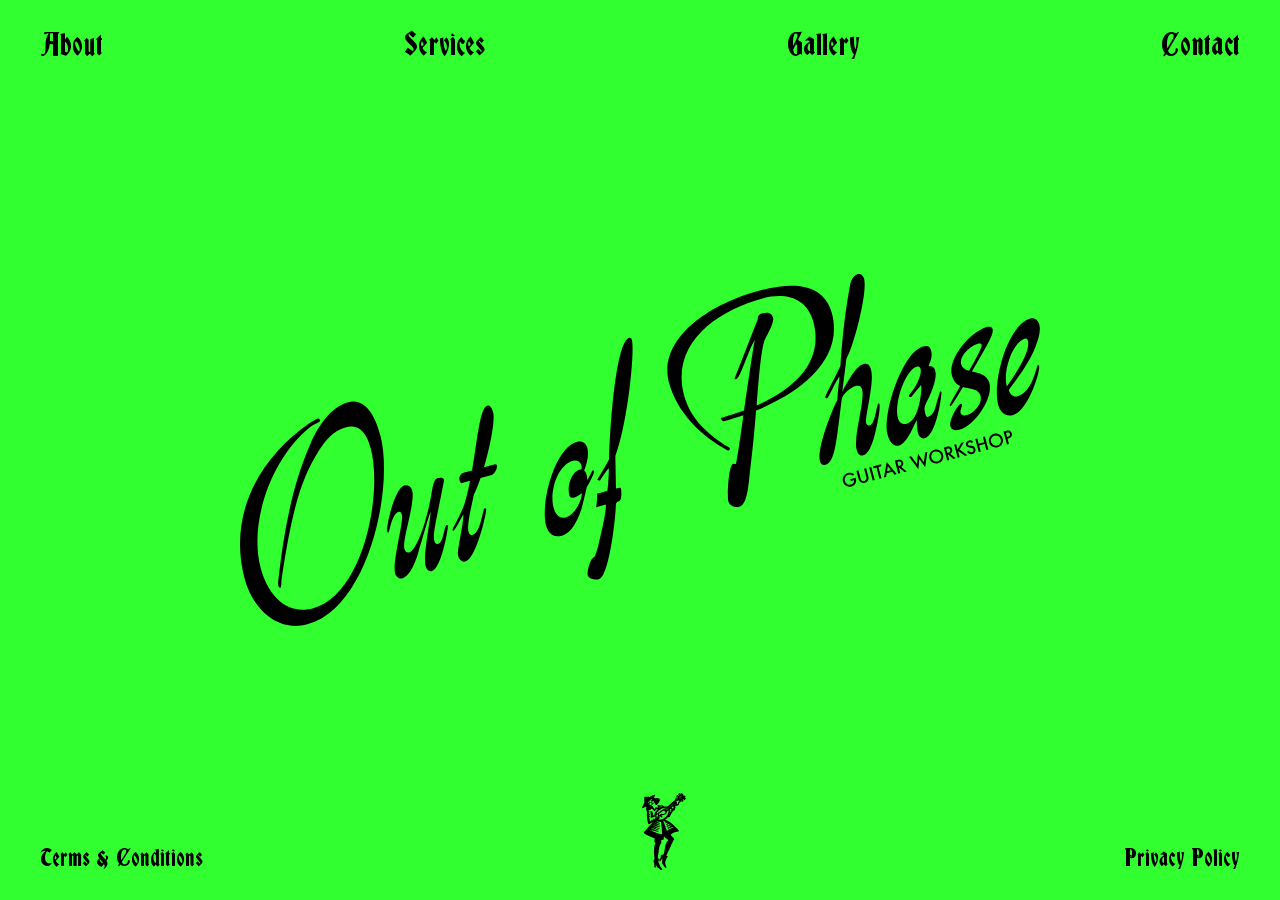
<file: index.html>
<!DOCTYPE html>
<html lang="en">
<head>
<meta charset="UTF-8">
<meta name="viewport" content="width=device-width, initial-scale=1.0">
<title>Out of Phase Guitar Workshop</title>
<link rel="stylesheet" href="style-shared.css">
<link rel="stylesheet" href="style-home.css">

<!-- Favicons -->
<link rel="icon" type="image/png" sizes="96x96" href="favicon/favicon-96x96.png">
<link rel="icon" type="image/svg+xml" href="favicon/favicon.svg">
<link rel="shortcut icon" href="favicon/favicon.ico">
<link rel="apple-touch-icon" sizes="180x180" href="favicon/apple-touch-icon.png">
<link rel="manifest" href="favicon/site.webmanifest">
</head>
  
<body class="splash-body">

<!-- Mobile Sticky Header (ADDED THIS HERE) -->
<header class="mobile-header">
  <button class="menu-toggle-btn" id="menuToggleBtn">Menu</button>
</header>

<!-- Desktop Navigation (Hidden <= 700px) -->
<header class="splash-nav desktop-only-nav">
  <a href="about.html">About</a>
  <a href="services.html">Services</a>
  <a href="gallery.html">Gallery</a>
  <a href="contact.html">Contact</a>
</header>

<!-- Mobile Overlay Drawer (Contains Nav + Footer links) -->
<div class="mobile-drawer" id="mobileDrawer">
  
  <header class="drawer-header">
    <button class="drawer-close-btn" id="drawerCloseBtn">Close</button>
  </header>

  <div class="drawer-content">
    <nav class="drawer-nav">
      <a href="about.html">About</a>
      <a href="services.html">Services</a>
      <a href="gallery.html">Gallery</a>
      <a href="contact.html">Contact</a>
    </nav>

    <div class="drawer-footer-links">
      <a href="terms.html">Terms &amp; Conditions</a>
      <a href="privacy-policy.html">Privacy Policy</a>
    </div>
  </div>

  <div class="drawer-logo-wrap">
    <a href="index.html">
      <img src="images/nav-icon.svg" alt="Out of Phase" class="splash-footer-icon">
    </a>
  </div>
</div>

<main class="splash-hero">
  <img src="images/oop_logo.svg" alt="Out of Phase Guitar Workshop" class="splash-logo">
</main>

<!-- Mobile Sticky Centered Logo -->
<div class="mobile-footer-logo">
  <a href="index.html">
    <img src="images/nav-icon.svg" alt="Out of Phase" class="splash-footer-icon">
  </a>
</div>

<!-- Desktop Footer (Hidden <= 700px) -->
<footer class="splash-footer desktop-only-footer">
  <a href="terms.html" class="splash-footer-left">Terms &amp; Conditions</a>
  <a href="index.html">
    <img src="images/nav-icon.svg" alt="Out of Phase" class="splash-footer-icon">
  </a>
  <a href="privacy-policy.html" class="splash-footer-right">Privacy Policy</a>
</footer>

<script>
  // Mobile Drawer Toggle Script
  document.addEventListener('DOMContentLoaded', () => {
    const menuBtn = document.getElementById('menuToggleBtn');
    const closeBtn = document.getElementById('drawerCloseBtn');
    const drawer = document.getElementById('mobileDrawer');

    if (menuBtn && drawer && closeBtn) {
      menuBtn.addEventListener('click', () => {
        drawer.classList.add('is-open');
        document.body.style.overflow = 'hidden'; // Freeze background scrolling
      });

      closeBtn.addEventListener('click', () => {
        drawer.classList.remove('is-open');
        document.body.style.overflow = '';
      });
    }
  });
</script>

</body>
</html>
</file>
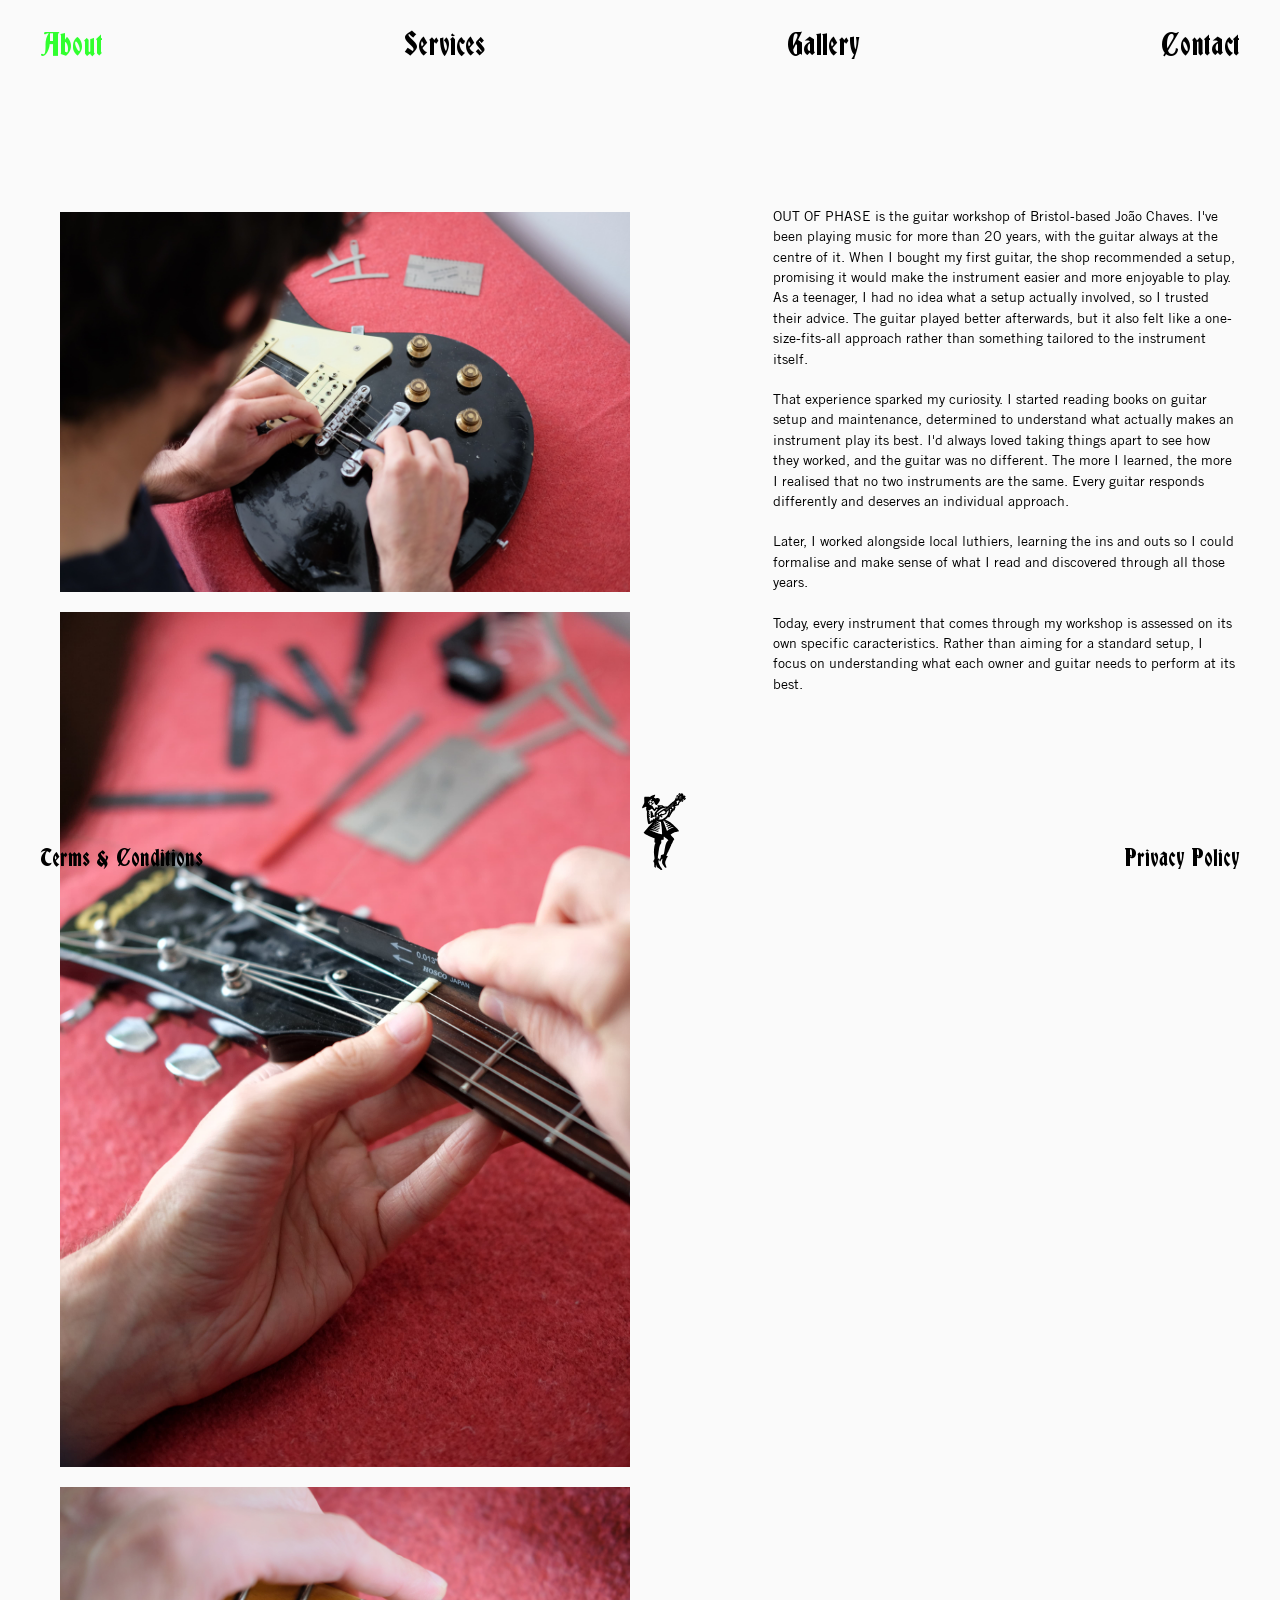
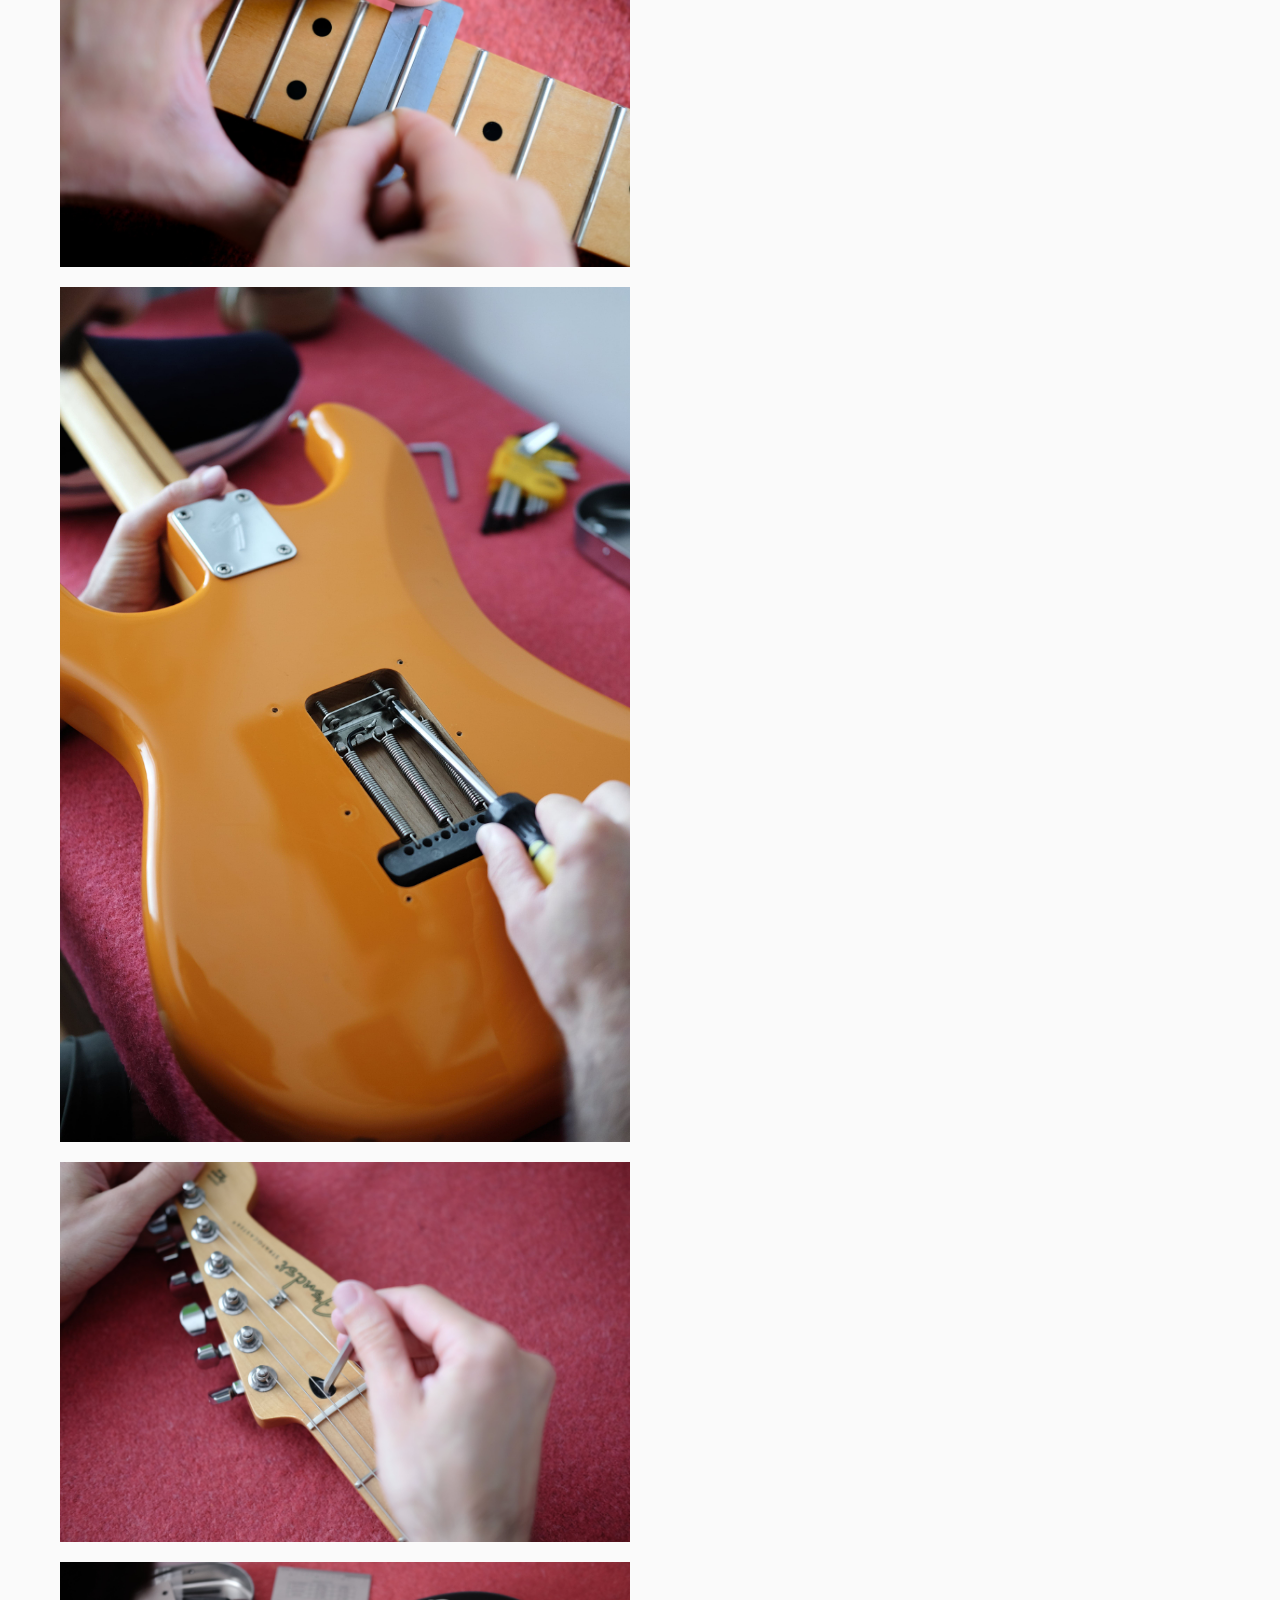
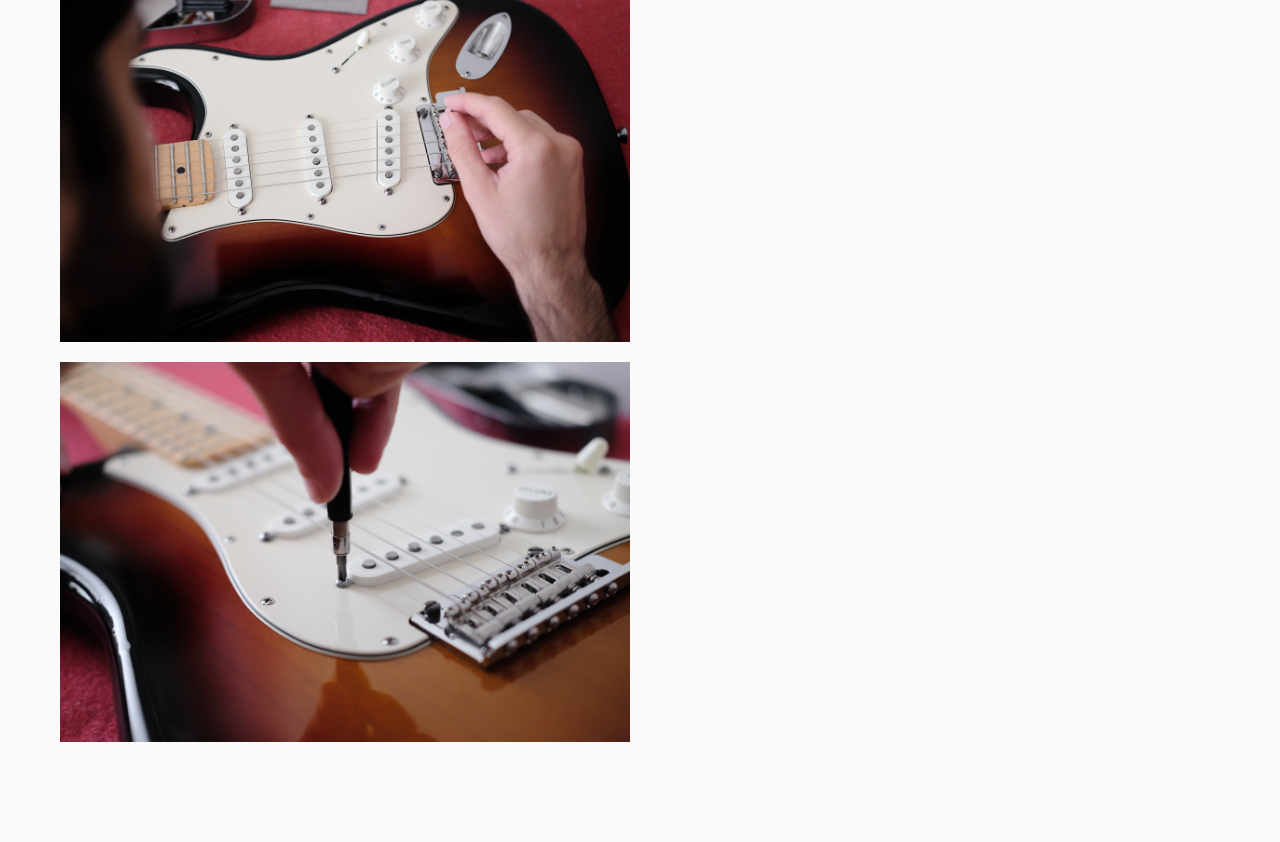
<file: about.html>
<!DOCTYPE html>
<html lang="en">
<head>
<meta charset="UTF-8">
<meta name="viewport" content="width=device-width, initial-scale=1.0">
<title>About — Out of Phase</title>
<link rel="stylesheet" href="style-shared.css">
<link rel="stylesheet" href="style-about.css">

    <!-- Favicons -->
<link rel="icon" type="image/png" sizes="96x96" href="favicon/favicon-96x96.png">
<link rel="icon" type="image/svg+xml" href="favicon/favicon.svg">
<link rel="shortcut icon" href="favicon/favicon.ico">
<link rel="apple-touch-icon" sizes="180x180" href="favicon/apple-touch-icon.png">
<link rel="manifest" href="favicon/site.webmanifest">
</head>
<body class="about-body">

<!-- Mobile Sticky Header -->
<header class="mobile-header">
  <button class="menu-toggle-btn" id="menuToggleBtn">Menu</button>
</header>

<!-- Desktop Navigation (Hidden <= 700px) -->
<header class="splash-nav desktop-only-nav">
  <a href="about.html" class="active">About</a>
  <a href="services.html">Services</a>
  <a href="gallery.html">Gallery</a>
  <a href="contact.html">Contact</a>
</header>

<!-- Mobile Overlay Drawer (Contains Nav + Footer links) -->
<div class="mobile-drawer" id="mobileDrawer">
  
  <header class="drawer-header">
    <button class="drawer-close-btn" id="drawerCloseBtn">Close</button>
  </header>

  <div class="drawer-content">
    <nav class="drawer-nav">
      <a href="about.html" class="active">About</a>
      <a href="services.html">Services</a>
      <a href="gallery.html">Gallery</a>
      <a href="contact.html">Contact</a>
    </nav>

    <div class="drawer-footer-links">
      <a href="terms.html">Terms &amp; Conditions</a>
      <a href="privacy-policy.html">Privacy Policy</a>
    </div>
  </div>

  <div class="drawer-logo-wrap">
    <a href="index.html">
      <img src="images/nav-icon.svg" alt="Out of Phase" class="splash-footer-icon">
    </a>
  </div>
</div>

<main class="about-content">
  <div class="about-grid">
    
    <div class="about-images">
      <img src="images/About_1.jpg" alt="Guitar detail">
      <img src="images/About_2.jpg" alt="Guitar detail">
      <img src="images/About_3.jpg" alt="Guitar detail">
      <img src="images/About_4.jpg" alt="Guitar detail">
      <img src="images/About_5.jpg" alt="Guitar detail">
      <img src="images/About_6.jpg" alt="Guitar detail">
      <img src="images/About_7.jpg" alt="Guitar detail">
    </div>

    <div class="about-text-col">
      <div class="about-text">
        <p>
          OUT OF PHASE is the guitar workshop of Bristol-based João Chaves. I've
          been playing music for more than 20 years, with the guitar always at the
          centre of it. When I bought my first guitar, the shop recommended a setup,
          promising it would make the instrument easier and more enjoyable to play.
          As a teenager, I had no idea what a setup actually involved, so I trusted
          their advice. The guitar played better afterwards, but it also felt like a
          one-size-fits-all approach rather than something tailored to the instrument
          itself.
        </p>
        <p>
          That experience sparked my curiosity. I started reading books on guitar
          setup and maintenance, determined to understand what actually makes an
          instrument play its best. I'd always loved taking things apart to see how
          they worked, and the guitar was no different. The more I learned, the more
          I realised that no two instruments are the same. Every guitar responds
          differently and deserves an individual approach.
        </p>
        <p>
          Later, I worked alongside local luthiers, learning the ins and outs so I
            could formalise and make sense of what I read and discovered through all
            those years.
        </p>
        <p>
          Today, every instrument that comes through my workshop is assessed on its own
            specific caracteristics. Rather than aiming for a standard setup, I focus on
            understanding what each owner and guitar needs to perform at its best.
        </p>
      </div>
    </div>
  </div>
</main>

<!-- Mobile Sticky Centered Logo -->
<div class="mobile-footer-logo">
  <a href="index.html">
    <img src="images/nav-icon.svg" alt="Out of Phase" class="splash-footer-icon">
  </a>
</div>

<!-- Desktop Footer (Hidden <= 700px) -->
<footer class="splash-footer desktop-only-footer">
  <a href="terms.html" class="splash-footer-left">Terms &amp; Conditions</a>
  <a href="index.html">
    <img src="images/nav-icon.svg" alt="Out of Phase" class="splash-footer-icon">
  </a>
  <a href="privacy-policy.html" class="splash-footer-right">Privacy Policy</a>
</footer>

<script>
  // 1. Mobile Drawer Toggle Script
  document.addEventListener('DOMContentLoaded', () => {
    const menuBtn = document.getElementById('menuToggleBtn');
    const closeBtn = document.getElementById('drawerCloseBtn');
    const drawer = document.getElementById('mobileDrawer');

    if (menuBtn && drawer && closeBtn) {
      menuBtn.addEventListener('click', () => {
        drawer.classList.add('is-open');
        document.body.style.overflow = 'hidden'; // Freeze background scrolling
      });

      closeBtn.addEventListener('click', () => {
        drawer.classList.remove('is-open');
        document.body.style.overflow = '';
      });
    }
  });

  // 2. Desktop Gallery Alignment Script
  function alignGalleryToText() {
    const firstTextElement = document.querySelector('.about-text p:first-child') || document.querySelector('.about-text');
    const imagesContainer = document.querySelector('.about-images');

    if (firstTextElement && imagesContainer && window.innerWidth > 900) {
      const textTopDistance = firstTextElement.getBoundingClientRect().top;
      const manualOffset = +6; 

      imagesContainer.style.paddingTop = `${textTopDistance + manualOffset}px`;
      imagesContainer.style.paddingBottom = `100px`;
    } else if (imagesContainer) {
      // Clears desktop inline padding when switching to mobile view
      imagesContainer.style.paddingTop = '';
      imagesContainer.style.paddingBottom = '';
    }
  }

  window.addEventListener('load', alignGalleryToText);
  window.addEventListener('resize', alignGalleryToText);
  if (document.fonts) {
    document.fonts.ready.then(alignGalleryToText);
  }
</script>

</body>
</html>
</file>
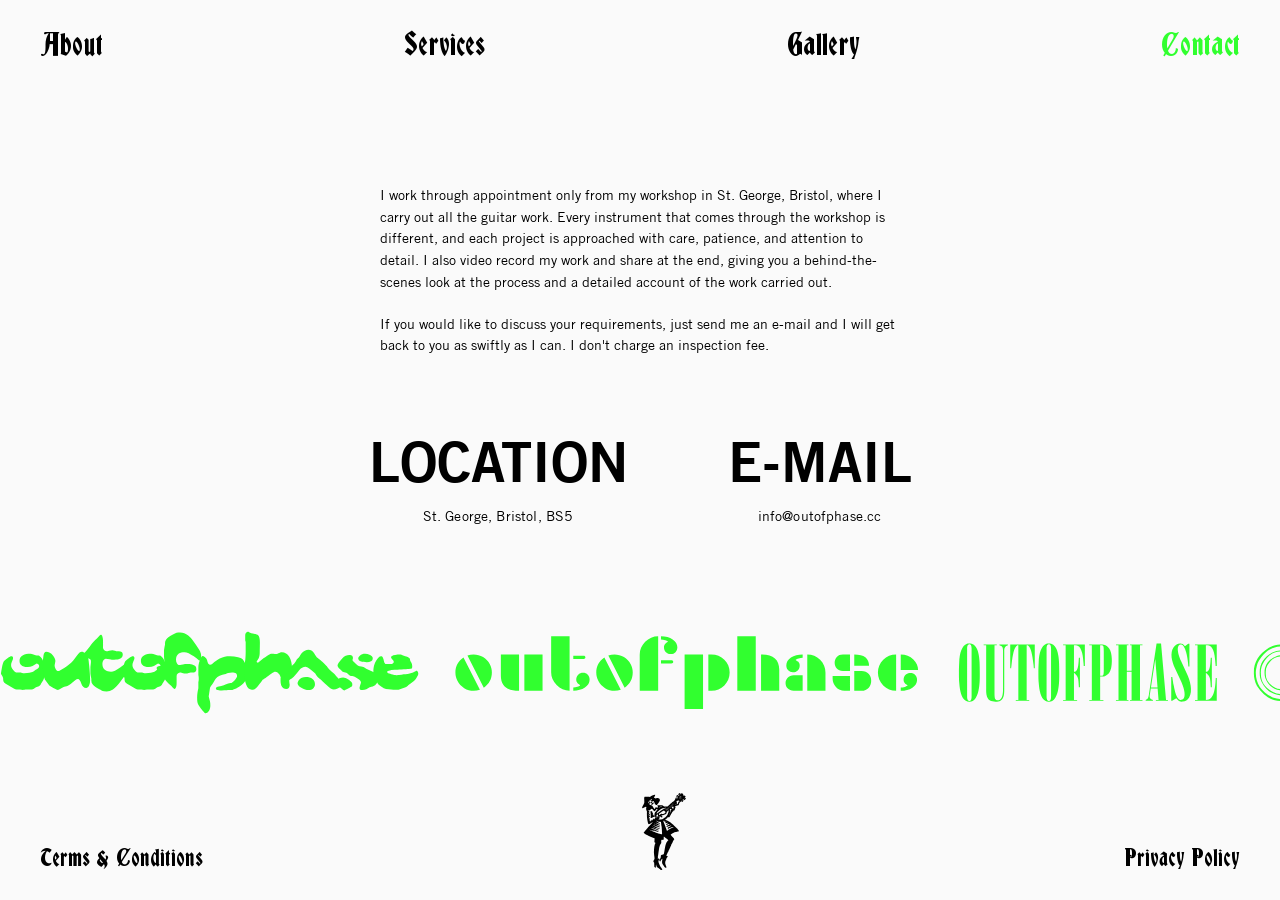
<file: contact.html>
<!DOCTYPE html>
<html lang="en">
<head>
<meta charset="UTF-8">
<meta name="viewport" content="width=device-width, initial-scale=1.0">
<title>Contact — Out of Phase</title>
<link rel="stylesheet" href="style-shared.css">
<link rel="stylesheet" href="style-contact.css">

  <!-- Favicons -->
<link rel="icon" type="image/png" sizes="96x96" href="favicon/favicon-96x96.png">
<link rel="icon" type="image/svg+xml" href="favicon/favicon.svg">
<link rel="shortcut icon" href="favicon/favicon.ico">
<link rel="apple-touch-icon" sizes="180x180" href="favicon/apple-touch-icon.png">
<link rel="manifest" href="favicon/site.webmanifest">
</head>
<body class="contact-body">

<!-- Mobile Sticky Header -->
<header class="mobile-header">
  <button class="menu-toggle-btn" id="menuToggleBtn">Menu</button>
</header>

<!-- Desktop Navigation (Hidden <= 700px) -->
<header class="splash-nav desktop-only-nav">
  <a href="about.html">About</a>
  <a href="services.html">Services</a>
  <a href="gallery.html">Gallery</a>
  <a href="contact.html" class="active">Contact</a>
</header>

<!-- Mobile Overlay Drawer (Contains Nav + Footer links) -->
<div class="mobile-drawer" id="mobileDrawer">
    
  <header class="drawer-header">
    <button class="drawer-close-btn" id="drawerCloseBtn">Close</button>
  </header>

  <div class="drawer-content">
    <nav class="drawer-nav">
      <a href="about.html">About</a>
      <a href="services.html">Services</a>
      <a href="gallery.html">Gallery</a>
      <a href="contact.html" class="active">Contact</a>
    </nav>

    <div class="drawer-footer-links">
      <a href="terms.html">Terms &amp; Conditions</a>
      <a href="privacy-policy.html">Privacy Policy</a>
    </div>
  </div>

  <div class="drawer-logo-wrap">
    <a href="index.html">
      <img src="images/nav-icon.svg" alt="Out of Phase" class="splash-footer-icon">
    </a>
  </div>
</div>

<main class="contact-content">
  <div class="contact-grid">

    <p class="contact-intro">
      I work through appointment only from my workshop in St. George, Bristol,
      where I carry out all the guitar work. Every instrument that comes through
      the workshop is different, and each project is approached with care,
      patience, and attention to detail. I also video record my work and share
      at the end, giving you a behind-the-scenes look at the process and a
      detailed account of the work carried out.
    </p>
    <p class="contact-intro">
      If you would like to discuss your requirements, just send me an e-mail
      and I will get back to you as swiftly as I can. I don't charge an inspection fee.
    </p>

    <div class="contact-details">
      <div class="contact-item">
        <h3 class="contact-label">Location</h3>
        <p>St. George, Bristol, BS5</p>
      </div>

      <div class="contact-item">
        <h3 class="contact-label">E-mail</h3>
        <p><a href="mailto:info@outofphase.cc">info@outofphase.cc</a></p>
      </div>
    </div>
  </div>

  <div class="brand-strip">
    <div class="marquee">
      <div class="marquee-track">
        <div class="group">
          <img src="images/separator.svg" class="sep">
          <img src="images/separator.svg" class="sep">
          <img src="images/separator.svg" class="sep">
        </div>
        <div class="group">
          <img src="images/separator.svg" class="sep">
          <img src="images/separator.svg" class="sep">
          <img src="images/separator.svg" class="sep">
        </div>
      </div>
    </div>
  </div>
</main>

<!-- Mobile Sticky Centered Logo -->
<div class="mobile-footer-logo">
  <a href="index.html">
    <img src="images/nav-icon.svg" alt="Out of Phase" class="splash-footer-icon">
  </a>
</div>

<!-- Desktop Footer (Hidden <= 700px) -->
<footer class="splash-footer desktop-only-footer">
  <a href="terms.html" class="splash-footer-left">Terms &amp; Conditions</a>
  <a href="index.html">
    <img src="images/nav-icon.svg" alt="Out of Phase" class="splash-footer-icon">
  </a>
  <a href="privacy-policy.html" class="splash-footer-right">Privacy Policy</a>
</footer>

<script>
  // 1. Mobile Drawer Toggle Script
  document.addEventListener('DOMContentLoaded', () => {
    const menuBtn = document.getElementById('menuToggleBtn');
    const closeBtn = document.getElementById('drawerCloseBtn');
    const drawer = document.getElementById('mobileDrawer');

    if (menuBtn && drawer && closeBtn) {
      menuBtn.addEventListener('click', () => {
        drawer.classList.add('is-open');
        document.body.style.overflow = 'hidden'; // Freeze background scrolling
      });

      closeBtn.addEventListener('click', () => {
        drawer.classList.remove('is-open');
        document.body.style.overflow = '';
      });
    }
  });
</script>

</body>
</html>
</file>
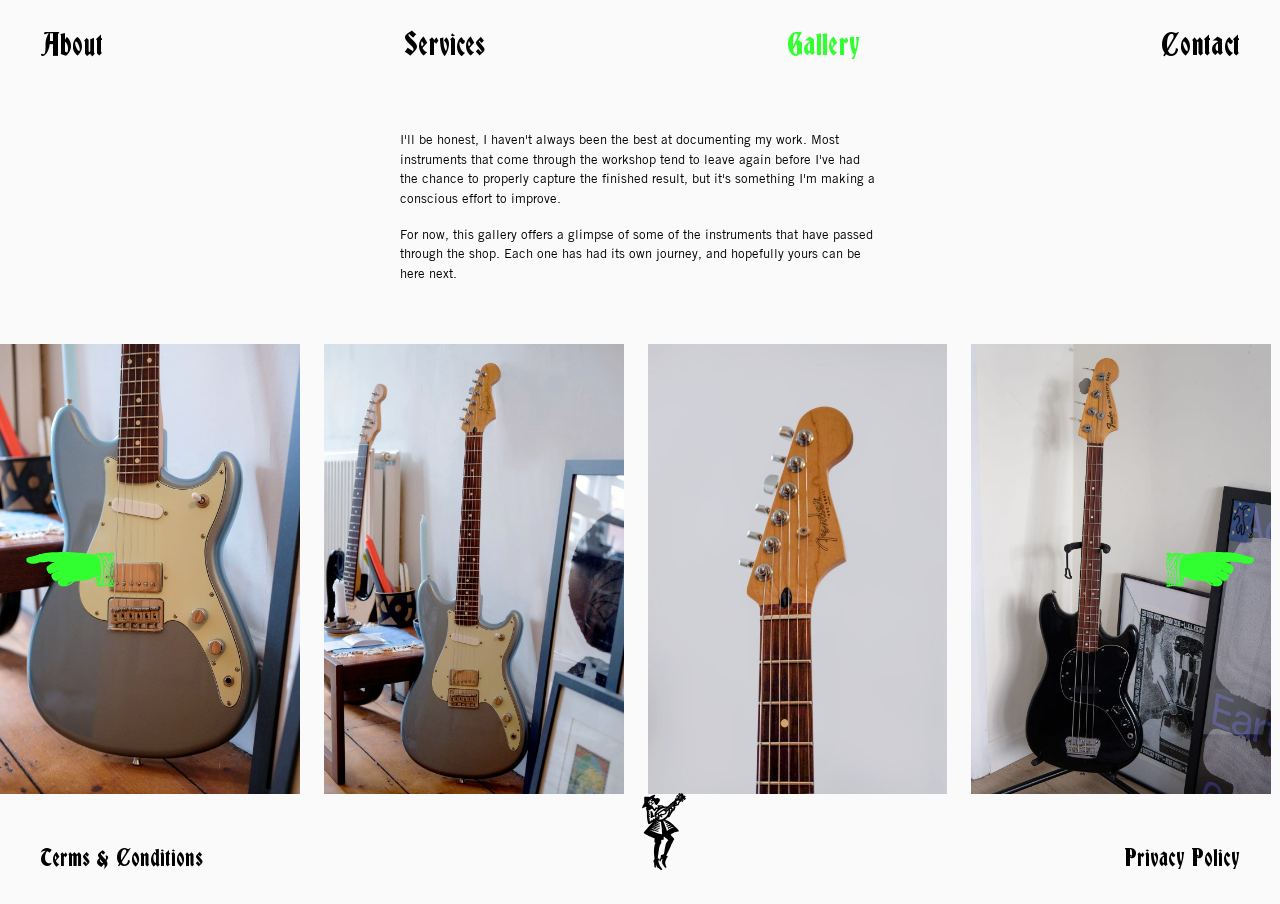
<file: gallery.html>
<!DOCTYPE html>
<html lang="en">
<head>
  <meta charset="UTF-8">
  <meta name="viewport" content="width=device-width, initial-scale=1.0">
  <title>Gallery</title>
  <link rel="stylesheet" href="style-shared.css">
  <link rel="stylesheet" href="style-gallery.css">

    <!-- Favicons -->
  <link rel="icon" type="image/png" sizes="96x96" href="favicon/favicon-96x96.png">
  <link rel="icon" type="image/svg+xml" href="favicon/favicon.svg">
  <link rel="shortcut icon" href="favicon/favicon.ico">
  <link rel="apple-touch-icon" sizes="180x180" href="favicon/apple-touch-icon.png">
  <link rel="manifest" href="favicon/site.webmanifest">
</head>
<body class="gallery-body">

  <!-- Mobile Sticky Header -->
  <header class="mobile-header">
    <button class="menu-toggle-btn" id="menuToggleBtn">Menu</button>
  </header>

  <!-- Desktop Navigation (Hidden <= 700px) -->
  <header class="splash-nav desktop-only-nav">
    <a href="about.html">About</a>
    <a href="services.html">Services</a>
    <a href="gallery.html" class="active">Gallery</a>
    <a href="contact.html">Contact</a>
  </header>

  <!-- Mobile Overlay Drawer (Contains Nav + Footer links) -->
  <div class="mobile-drawer" id="mobileDrawer">
    
    <header class="drawer-header">
      <button class="drawer-close-btn" id="drawerCloseBtn">Close</button>
    </header>

    <div class="drawer-content">
      <nav class="drawer-nav">
        <a href="about.html">About</a>
        <a href="services.html">Services</a>
        <a href="gallery.html" class="active">Gallery</a>
        <a href="contact.html">Contact</a>
      </nav>

      <div class="drawer-footer-links">
        <a href="terms.html">Terms &amp; Conditions</a>
        <a href="privacy-policy.html">Privacy Policy</a>
      </div>
    </div>

    <div class="drawer-logo-wrap">
      <a href="index.html">
        <img src="images/nav-icon.svg" alt="Out of Phase" class="splash-footer-icon">
      </a>
    </div>
  </div>

  <!-- Gallery Main Section -->
  <main class="gallery-container">
    
    <!-- Intro Text Block -->
    <div class="gallery-intro-wrap">
      <p class="copy-block">
        I'll be honest, I haven't always been the best at documenting my work. 
        Most instruments that come through the workshop tend to leave again before 
        I've had the chance to properly capture the finished result, 
        but it's something I'm making a conscious effort to improve.
      </p>
      <p class="copy-block">
        For now, this gallery offers a glimpse of some of the instruments that have passed
        through the shop. Each one has had its own journey, and hopefully yours can be here next.
      </p>
    </div>

    <!-- Gallery Scroll Wrap -->
    <div class="gallery-scroll-wrap">
      <button class="gallery-arrow gallery-arrow-left" aria-label="Scroll left">
        <img src="images/arrow_hand_left.svg" alt="" class="arrow-icon">
      </button>

      <div class="gallery-track">
        <div class="gallery-item">
          <img src="images/Gallery_1.jpg" alt="Fender Player Duo-Sonic HS">
          <div class="gallery-caption">
            <p class="gallery-caption-title">Fender Player Duo-Sonic HS</p>
            <p class="gallery-caption-text">
              Full setup and bridge pickup upgrade for this Duo-Sonic. The owner selected a Seymour
              Duncan SH-1B '59 Model, and we custom-installed a chrome cover at their request. The
              guitar now plays effortlessly with a much bolder, classic humbucker tone.
            </p>
          </div>
        </div>

        <div class="gallery-item">
          <img src="images/Gallery_2.jpg" alt="Fender Player Duo-Sonic HS">
          <div class="gallery-caption">
            <p class="gallery-caption-title">Fender Player Duo-Sonic HS</p>
            <p class="gallery-caption-text">
              Full setup and bridge pickup upgrade for this Duo-Sonic. The owner selected a Seymour
              Duncan SH-1B '59 Model, and we custom-installed a chrome cover at their request. The
              guitar now plays effortlessly with a much bolder, classic humbucker tone.
            </p>
          </div>
        </div>

        <div class="gallery-item">
          <img src="images/Gallery_3.jpg" alt="Fender Player Duo-Sonic HS">
          <div class="gallery-caption">
            <p class="gallery-caption-title">Fender Player Duo-Sonic HS</p>
            <p class="gallery-caption-text">
              Full setup and bridge pickup upgrade for this Duo-Sonic. The owner selected a Seymour
              Duncan SH-1B '59 Model, and we custom-installed a chrome cover at their request. The
              guitar now plays effortlessly with a much bolder, classic humbucker tone.
            </p>
          </div>
        </div>

        <div class="gallery-item">
          <img src="images/Gallery_4.jpg" alt="Fender Musicmaster">
          <div class="gallery-caption">
            <p class="gallery-caption-title">Fender Musicmaster</p>
            <p class="gallery-caption-text">
              This 70s Musicmaster came in with a microphonic pickup and worn upper frets.
              Since the original was just a Strat pickup, we replaced it with a 4-pole unit
              from Mojo Pickups UK. The tone is now much fuller, and with the frets leveled,
              it plays smoothly and consistently.
            </p>
          </div>
        </div>

        <div class="gallery-item">
          <img src="images/Gallery_5.jpg" alt="Fender Musicmaster">
          <div class="gallery-caption">
            <p class="gallery-caption-title">Fender Musicmaster</p>
            <p class="gallery-caption-text">
              This 70s Musicmaster came in with a microphonic pickup and worn upper frets.
              Since the original was just a Strat pickup, we replaced it with a 4-pole unit
              from Mojo Pickups UK. The tone is now much fuller, and with the frets leveled,
              it plays smoothly and consistently.
            </p>
          </div>
        </div>

        <div class="gallery-item">
          <img src="images/Gallery_6.jpg" alt="Fender Musicmaster">
          <div class="gallery-caption">
            <p class="gallery-caption-title">Fender Musicmaster</p>
            <p class="gallery-caption-text">
              This 70s Musicmaster came in with a microphonic pickup and worn upper frets.
              Since the original was just a Strat pickup, we replaced it with a 4-pole unit
              from Mojo Pickups UK. The tone is now much fuller, and with the frets leveled,
              it plays smoothly and consistently.
            </p>
          </div>
        </div>

        <div class="gallery-item">
          <img src="images/Gallery_7.jpg" alt="Fender Player Duo-Sonic">
          <div class="gallery-caption">
            <p class="gallery-caption-title">Fender Player Duo-Sonic</p>
            <p class="gallery-caption-text">
              Full setup and custom modifications for yet another Duo-Sonic.
              The owner wanted to replace the original plastic nut and so I made
              a new bone nut to replace the original. Also installed two DPDT switches
              for series/parallel and in-phase/out-of-phase options.
            </p>
          </div>
        </div>
        
        <div class="gallery-item">
          <img src="images/Gallery_8.jpg" alt="Fender Player Duo-Sonic">
          <div class="gallery-caption">
            <p class="gallery-caption-title">Fender Player Duo-Sonic</p>
            <p class="gallery-caption-text">
              Full setup and custom modifications for yet another Duo-Sonic.
              The owner wanted to replace the original plastic nut and so I made
              a new bone nut to replace the original. Also installed two DPDT switches
              for series/parallel and in-phase/out-of-phase options.
            </p>
          </div>
        </div>
        
        <div class="gallery-item">
          <img src="images/Gallery_9.jpg" alt="G&L Fallout Bass">
          <div class="gallery-caption">
            <p class="gallery-caption-title">G&L Fallout Bass</p>
            <p class="gallery-caption-text">
              Full setup and hardware repair for this Fallout Bass.
              The broken DPDT switch had to be replaced, the nut slots were uneven and had to
              be recut to lower the action on the low E, and the intonation had to be dialed in. 
              It now plays cleanly with consistent action.
            </p>
          </div>
        </div>
       
        <div class="gallery-item">
          <img src="images/Gallery_10.jpg" alt="G&L Fallout Bass">
          <div class="gallery-caption">
            <p class="gallery-caption-title">G&L Fallout Bass</p>
            <p class="gallery-caption-text">
              Full setup and hardware repair for this Fallout Bass.
              The broken DPDT switch had to be replaced, the nut slots were uneven and had to
              be recut to lower the action on the low E, and the intonation had to be dialed in. 
              It now plays cleanly with consistent action.
            </p>
          </div>
        </div>
        
        <div class="gallery-item">
          <img src="images/Gallery_11.jpg" alt="G&L Fallout Bass">
          <div class="gallery-caption">
            <p class="gallery-caption-title">G&L Fallout Bass</p>
            <p class="gallery-caption-text">
              Full setup and hardware repair for this Fallout Bass.
              The broken DPDT switch had to be replaced, the nut slots were uneven and had to
              be recut to lower the action on the low E, and the intonation had to be dialed in. 
              It now plays cleanly with consistent action.
            </p>
          </div>
        </div>
        <div class="gallery-item">
          <img src="images/Gallery_12.jpg" alt="G&L Fallout Bass">
          <div class="gallery-caption">
            <p class="gallery-caption-title">G&L Fallout Bass</p>
            <p class="gallery-caption-text">
              Full setup and hardware repair for this Fallout Bass.
              The broken DPDT switch had to be replaced, the nut slots were uneven and had to
              be recut to lower the action on the low E, and the intonation had to be dialed in. 
              It now plays cleanly with consistent action.
            </p>
          </div>
        </div>

        <div class="gallery-item">
          <img src="images/Gallery_13.jpg" alt="Squier Affinity Stratocaster">
          <div class="gallery-caption">
            <p class="gallery-caption-title">Squier Affinity Stratocaster</p>
            <p class="gallery-caption-text">
              This Strat came to the shop for a bridge upgrade. Owner wanted a steel
              block and saddles to improve sustain. I noticed uneven frets and sharp
              ends as well. A fret level and dress was agreed and now the guitar plays
              with much lower action, buzz free and more sustain.
            </p>
          </div>
        </div>

        <div class="gallery-item">
          <img src="images/Gallery_14.jpg" alt="Squier Affinity Stratocaster">
          <div class="gallery-caption">
            <p class="gallery-caption-title">Squier Affinity Stratocaster</p>
            <p class="gallery-caption-text">
              This Strat came to the shop for a bridge upgrade. Owner wanted a steel
              block and saddles to improve sustain. I noticed uneven frets and sharp
              ends as well. A fret level and dress was agreed and now the guitar plays
              with much lower action, buzz free and more sustain.
            </p>
          </div>
        </div>

        <div class="gallery-item">
          <img src="images/Gallery_15.jpg" alt="Partscaster Jazzmaster build">
          <div class="gallery-caption">
            <p class="gallery-caption-title">Partscaster Jazzmaster build</p>
            <p class="gallery-caption-text">
              A one-off build tailored to the owner's spec. Built with an alder body,
              all rosewood rosewood neck, and P90 pickups for a warmer, fuller tone. The hardware
              was provided by the customer and included some Fender and miscelaneous parts.
            </p>
          </div>
        </div>

        <div class="gallery-item">
          <img src="images/Gallery_16.jpg" alt="Partscaster Jazzmaster build">
          <div class="gallery-caption">
            <p class="gallery-caption-title">Partscaster Jazzmaster build</p>
            <p class="gallery-caption-text">
              A one-off build tailored to the owner's spec. Built with an alder body,
              all rosewood rosewood neck, and P90 pickups for a warmer, fuller tone. The hardware
              was provided by the customer and included some Fender and miscelaneous parts.
            </p>
          </div>
        </div>

        <div class="gallery-item">
          <img src="images/Gallery_17.jpg" alt="Partscaster Jazzmaster build">
          <div class="gallery-caption">
            <p class="gallery-caption-title">Partscaster Jazzmaster build</p>
            <p class="gallery-caption-text">
              A one-off build tailored to the owner's spec. Built with an alder body,
              all rosewood rosewood neck, and P90 pickups for a warmer, fuller tone. The hardware
              was provided by the customer and included some Fender and miscelaneous parts.
            </p>
          </div>
        </div>

        <div class="gallery-item">
          <img src="images/Gallery_18.jpg" alt="Partscaster Jazzmaster build">
          <div class="gallery-caption">
            <p class="gallery-caption-title">Partscaster Jazzmaster build</p>
            <p class="gallery-caption-text">
              A one-off build tailored to the owner's spec. Built with an alder body,
              all rosewood rosewood neck, and P90 pickups for a warmer, fuller tone. The hardware
              was provided by the customer and included some Fender and miscelaneous parts.
            </p>
          </div>
        </div>

        <div class="gallery-item">
          <img src="images/Gallery_19.jpg" alt="Fender Vintera Jaguar">
          <div class="gallery-caption">
            <p class="gallery-caption-title">Fender Vintera Jaguar</p>
            <p class="gallery-caption-text">
              Fret level and rewire for this Fender Jaguar.
              The neck pickup had stopped working and needed a full rewire to bring
              it back to life. The frets were also levelled and dressed, leaving the
              guitar playing smoothly across the whole neck.
            </p>
          </div>
        </div>

        <div class="gallery-item">
          <img src="images/Gallery_20.jpg" alt="Fender Vintera Jaguar">
          <div class="gallery-caption">
            <p class="gallery-caption-title">Fender Vintera Jaguar</p>
            <p class="gallery-caption-text">
              Fret level and rewire for this Fender Jaguar.
              The neck pickup had stopped working and needed a full rewire to bring
              it back to life. The frets were also levelled and dressed, leaving the
              guitar playing smoothly across the whole neck.
            </p>
          </div>
        </div>
        
        <div class="gallery-item">
          <img src="images/Gallery_21.jpg" alt="Fender Vintera Jaguar">
          <div class="gallery-caption">
            <p class="gallery-caption-title">Fender Vintera Jaguar</p>
            <p class="gallery-caption-text">
              Fret level and rewire for this Fender Jaguar.
              The neck pickup had stopped working and needed a full rewire to bring
              it back to life. The frets were also levelled and dressed, leaving the
              guitar playing smoothly across the whole neck.
            </p>
          </div>
        </div>
        

      </div>

      <button class="gallery-arrow gallery-arrow-right" aria-label="Scroll right">
        <img src="images/arrow_hand_right.svg" alt="" class="arrow-icon">
      </button>
    </div>
  </main>

  <!-- Mobile Sticky Centered Logo -->
  <div class="mobile-footer-logo">
    <a href="index.html">
      <img src="images/nav-icon.svg" alt="Out of Phase" class="splash-footer-icon">
    </a>
  </div>

  <!-- Desktop Footer (Hidden <= 700px) -->
  <footer class="splash-footer desktop-only-footer">
    <a href="terms.html" class="splash-footer-left">Terms &amp; Conditions</a>
    <a href="index.html">
      <img src="images/nav-icon.svg" alt="Out of Phase" class="splash-footer-icon">
    </a>
    <a href="privacy-policy.html" class="splash-footer-right">Privacy Policy</a>
  </footer>

  <script>
    // 1. Mobile Drawer Toggle Script
    document.addEventListener('DOMContentLoaded', () => {
      const menuBtn = document.getElementById('menuToggleBtn');
      const closeBtn = document.getElementById('drawerCloseBtn');
      const drawer = document.getElementById('mobileDrawer');

      if (menuBtn && drawer && closeBtn) {
        menuBtn.addEventListener('click', () => {
          drawer.classList.add('is-open');
          document.body.style.overflow = 'hidden'; // Freeze background scrolling
        });

        closeBtn.addEventListener('click', () => {
          drawer.classList.remove('is-open');
          document.body.style.overflow = '';
        });
      }
    });

    // 2. Desktop Gallery Alignment Script
    function alignGalleryToText() {
      const firstTextElement = document.querySelector('.about-text p:first-child') || document.querySelector('.about-text');
      const imagesContainer = document.querySelector('.about-images');

      if (firstTextElement && imagesContainer && window.innerWidth > 900) {
        const textTopDistance = firstTextElement.getBoundingClientRect().top;
        const manualOffset = +6; 

        imagesContainer.style.paddingTop = `${textTopDistance + manualOffset}px`;
        imagesContainer.style.paddingBottom = `100px`;
      } else if (imagesContainer) {
        imagesContainer.style.paddingTop = '';
      }
    }

    window.addEventListener('load', alignGalleryToText);
    window.addEventListener('resize', alignGalleryToText);
    if (document.fonts) {
      document.fonts.ready.then(alignGalleryToText);
    }
  </script>

  <script>
    const serviceItems = document.querySelectorAll('.service-item');

    serviceItems.forEach(item => {
      item.addEventListener('click', (e) => {
        const wasActive = item.classList.contains('is-active');
        serviceItems.forEach(i => i.classList.remove('is-active'));
        if (!wasActive) {
          item.classList.add('is-active');
        }
      });

      item.addEventListener('mouseenter', () => {
        if (window.innerWidth > 700) {
          serviceItems.forEach(i => i.classList.remove('is-active'));
          item.classList.add('is-active');
        }
      });

      item.addEventListener('mouseleave', () => {
        if (window.innerWidth > 700) {
          item.classList.remove('is-active');
        }
      });
    });
  </script>
  
  <script>
    document.addEventListener('DOMContentLoaded', () => {
      // 1. Arrow Scroll Handling
      document.querySelectorAll('.gallery-scroll-wrap').forEach(wrap => {
        const track = wrap.querySelector('.gallery-track');
        const leftBtn = wrap.querySelector('.gallery-arrow-left');
        const rightBtn = wrap.querySelector('.gallery-arrow-right');

        function getScrollAmount() {
          const firstImg = track.querySelector('img');
          if (!firstImg) return 450;
          const style = getComputedStyle(track);
          const gap = parseFloat(style.gap) || 0;
          return firstImg.getBoundingClientRect().width + gap;
        }

        leftBtn.addEventListener('click', () => {
          track.scrollBy({ left: -getScrollAmount(), behavior: 'smooth' });
        });
        rightBtn.addEventListener('click', () => {
          track.scrollBy({ left: getScrollAmount(), behavior: 'smooth' });
        });
      });

      // 2. Mobile Tap-to-Toggle Captions
      const galleryItems = document.querySelectorAll('.gallery-item');

      document.addEventListener('click', (e) => {
        // Execute ONLY on touch screens / mobile pointers
        if (window.matchMedia('(pointer: coarse)').matches) {
          const clickedItem = e.target.closest('.gallery-item');

          if (clickedItem) {
            const isAlreadyActive = clickedItem.classList.contains('is-active');

            // First, clear active state from all items
            galleryItems.forEach(el => el.classList.remove('is-active'));

            // If it wasn't already open, open it
            if (!isAlreadyActive) {
              clickedItem.classList.add('is-active');
            }
          } else {
            // Tapped outside any gallery item
            galleryItems.forEach(el => el.classList.remove('is-active'));
          }
        }
      });
    });
  </script>

</body>
</html>
</file>
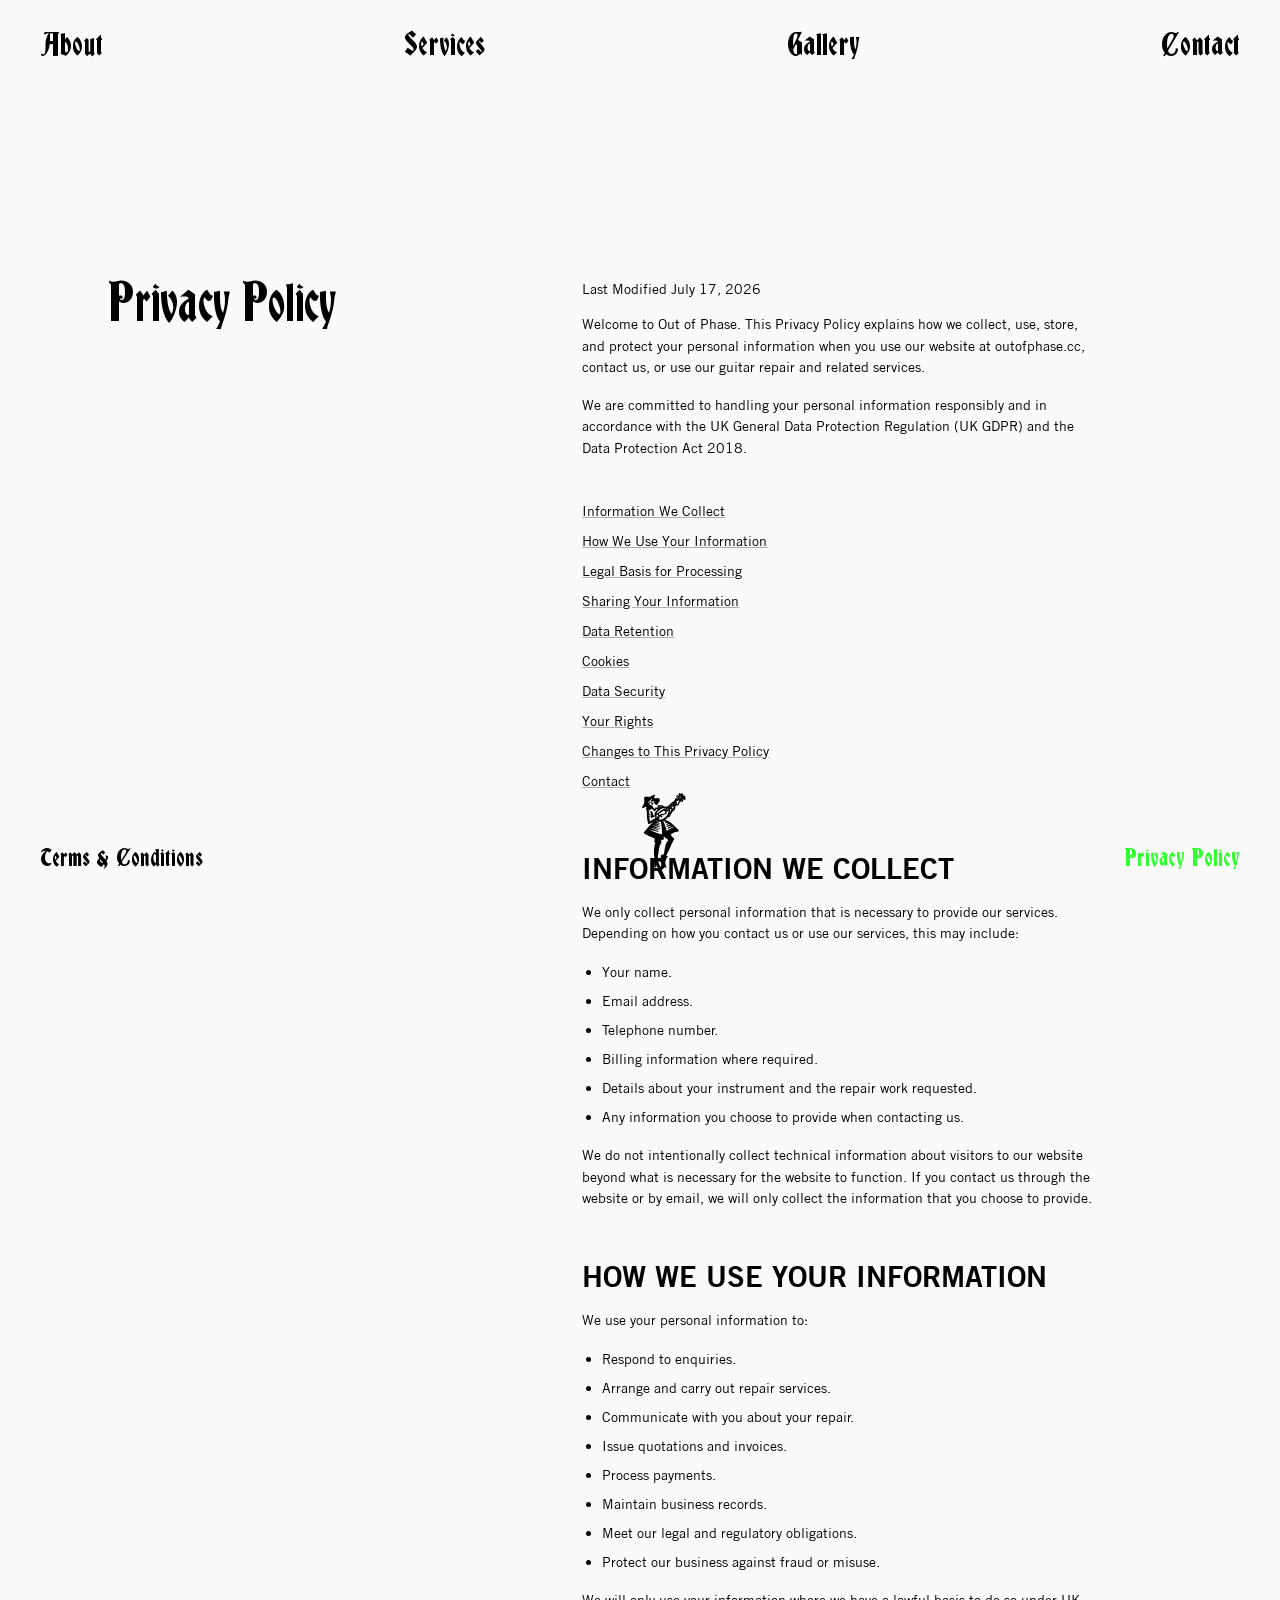
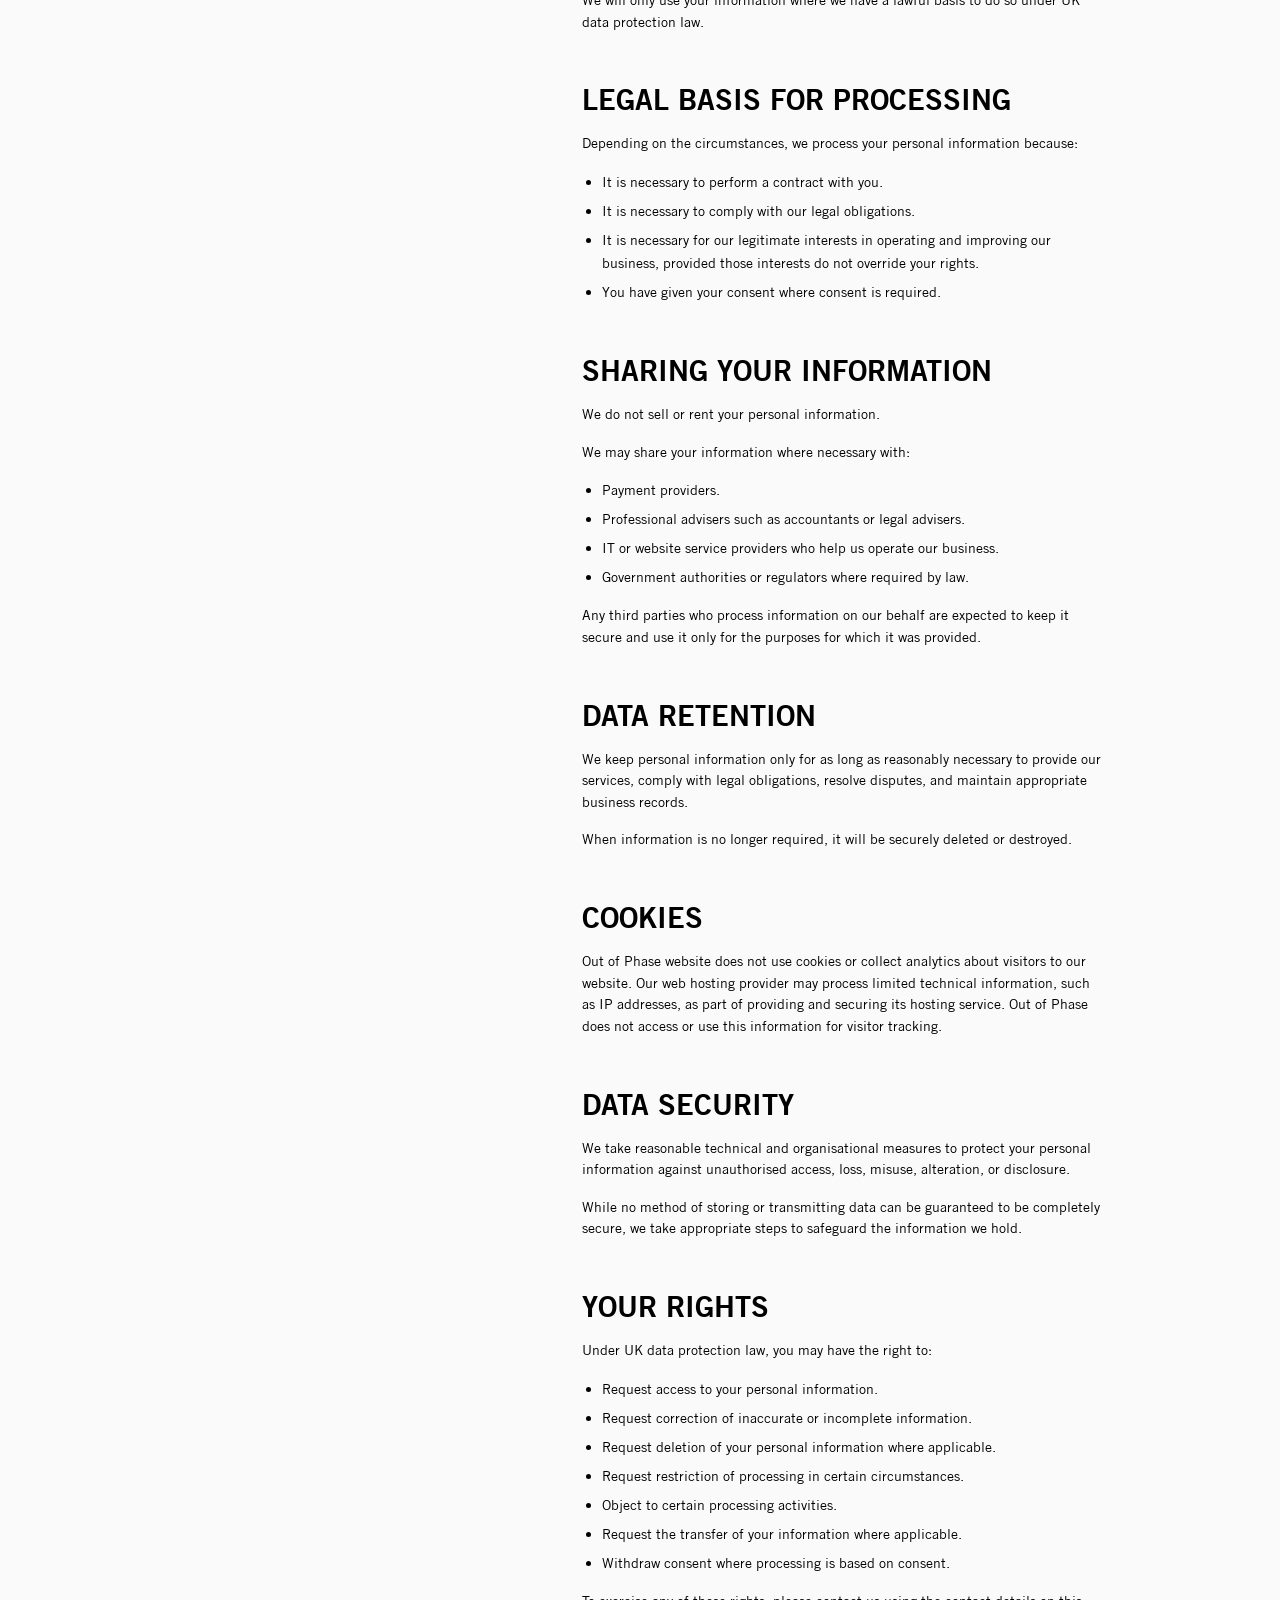
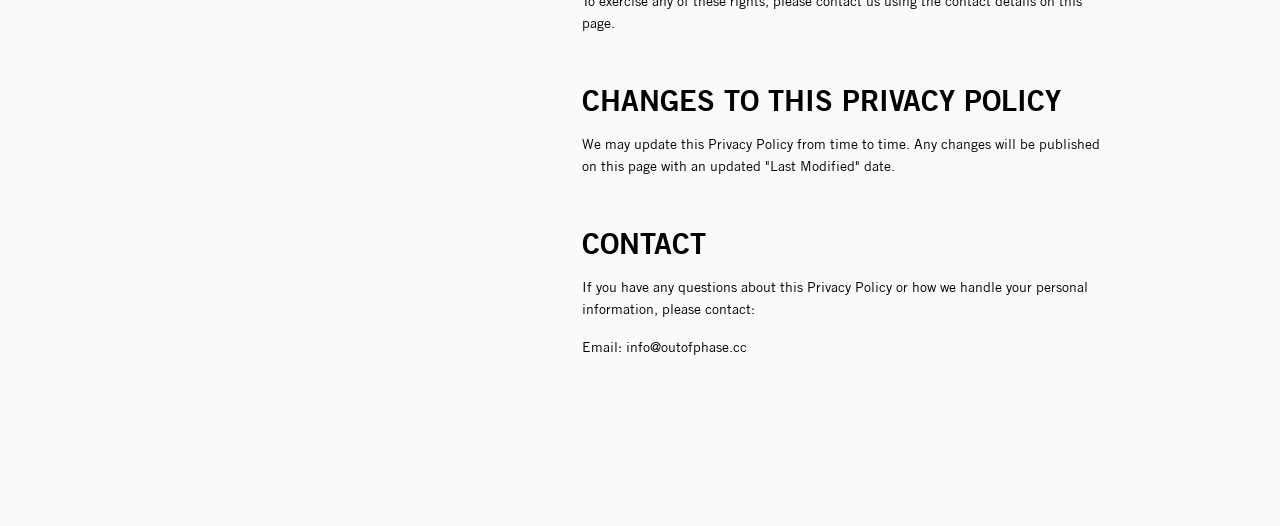
<file: privacy-policy.html>
<!DOCTYPE html>
<html lang="en">
<head>
<meta charset="UTF-8">
<meta name="viewport" content="width=device-width, initial-scale=1.0">
<title>Privacy Policy — Out of Phase</title>
<link rel="stylesheet" href="style-shared.css">
<link rel="stylesheet" href="style-terms.css">

  <!-- Favicons -->
<link rel="icon" type="image/png" sizes="96x96" href="favicon/favicon-96x96.png">
<link rel="icon" type="image/svg+xml" href="favicon/favicon.svg">
<link rel="shortcut icon" href="favicon/favicon.ico">
<link rel="apple-touch-icon" sizes="180x180" href="favicon/apple-touch-icon.png">
<link rel="manifest" href="favicon/site.webmanifest">
</head>
<body class="legal-body">

<!-- Mobile Sticky Header -->
<header class="mobile-header">
  <button class="menu-toggle-btn" id="menuToggleBtn">Menu</button>
</header>

<!-- Desktop Navigation (Hidden <= 700px) -->
<header class="splash-nav desktop-only-nav">
  <a href="about.html">About</a>
  <a href="services.html">Services</a>
  <a href="gallery.html">Gallery</a>
  <a href="contact.html">Contact</a>
</header>

<!-- Mobile Overlay Drawer (Contains Nav + Footer links) -->
<div class="mobile-drawer" id="mobileDrawer">
    
  <header class="drawer-header">
    <button class="drawer-close-btn" id="drawerCloseBtn">Close</button>
  </header>

  <div class="drawer-content">
    <nav class="drawer-nav">
      <a href="about.html">About</a>
      <a href="services.html">Services</a>
      <a href="gallery.html">Gallery</a>
      <a href="contact.html">Contact</a>
    </nav>

    <div class="drawer-footer-links">
      <a href="terms.html">Terms &amp; Conditions</a>
      <a href="privacy-policy.html" class="active">Privacy Policy</a>
    </div>
  </div>

  <div class="drawer-logo-wrap">
    <a href="index.html">
      <img src="images/nav-icon.svg" alt="Out of Phase" class="splash-footer-icon">
    </a>
  </div>
</div>

<main class="legal-page">
  <div class="legal-grid">

    <div class="legal-title-col">
      <h1 class="legal-title">Privacy Policy</h1>
    </div>

    <div class="legal-content-col">

      <p class="legal-meta">Last Modified July 17, 2026</p>

      <p class="copy-block legal-intro">
        Welcome to Out of Phase. This Privacy Policy explains how we collect, use,
        store, and protect your personal information when you use our website at
        outofphase.cc, contact us, or use our guitar repair and related services.
      </p>
      <p class="copy-block legal-intro">
        We are committed to handling your personal information responsibly and in
        accordance with the UK General Data Protection Regulation (UK GDPR) and the
        Data Protection Act 2018.
      </p>

      <ul class="legal-toc">
        <li><a href="#information">Information We Collect</a></li>
        <li><a href="#how-we-use">How We Use Your Information</a></li>
        <li><a href="#legal-basis">Legal Basis for Processing</a></li>
        <li><a href="#sharing">Sharing Your Information</a></li>
        <li><a href="#retention">Data Retention</a></li>
        <li><a href="#cookies">Cookies</a></li>
        <li><a href="#security">Data Security</a></li>
        <li><a href="#rights">Your Rights</a></li>
        <li><a href="#changes">Changes to This Privacy Policy</a></li>
        <li><a href="#contact-section">Contact</a></li>
      </ul>

      <div class="legal-section" id="information">
        <h2>Information We Collect</h2>
        <p class="copy-block">
          We only collect personal information that is necessary to provide our
          services. Depending on how you contact us or use our services, this may
          include:
        </p>
        <ul class="legal-list">
          <li>Your name.</li>
          <li>Email address.</li>
          <li>Telephone number.</li>
          <li>Billing information where required.</li>
          <li>Details about your instrument and the repair work requested.</li>
          <li>Any information you choose to provide when contacting us.</li>
        </ul>
        <p class="copy-block">
          We do not intentionally collect technical information about visitors to
          our website beyond what is necessary for the website to function. If you
          contact us through the website or by email, we will only collect the
          information that you choose to provide.
        </p>
      </div>

      <div class="legal-section" id="how-we-use">
        <h2>How We Use Your Information</h2>
        <p class="copy-block">We use your personal information to:</p>
        <ul class="legal-list">
          <li>Respond to enquiries.</li>
          <li>Arrange and carry out repair services.</li>
          <li>Communicate with you about your repair.</li>
          <li>Issue quotations and invoices.</li>
          <li>Process payments.</li>
          <li>Maintain business records.</li>
          <li>Meet our legal and regulatory obligations.</li>
          <li>Protect our business against fraud or misuse.</li>
        </ul>
        <p class="copy-block">
          We will only use your information where we have a lawful basis to do so
          under UK data protection law.
        </p>
      </div>

      <div class="legal-section" id="legal-basis">
        <h2>Legal Basis for Processing</h2>
        <p class="copy-block">
          Depending on the circumstances, we process your personal information
          because:
        </p>
        <ul class="legal-list">
          <li>It is necessary to perform a contract with you.</li>
          <li>It is necessary to comply with our legal obligations.</li>
          <li>It is necessary for our legitimate interests in operating and improving our business, provided those interests do not override your rights.</li>
          <li>You have given your consent where consent is required.</li>
        </ul>
      </div>

      <div class="legal-section" id="sharing">
        <h2>Sharing Your Information</h2>
        <p class="copy-block">
          We do not sell or rent your personal information.
        </p>
        <p class="copy-block">
          We may share your information where necessary with:
        </p>
        <ul class="legal-list">
          <li>Payment providers.</li>
          <li>Professional advisers such as accountants or legal advisers.</li>
          <li>IT or website service providers who help us operate our business.</li>
          <li>Government authorities or regulators where required by law.</li>
        </ul>
        <p class="copy-block">
          Any third parties who process information on our behalf are expected to
          keep it secure and use it only for the purposes for which it was provided.
        </p>
      </div>

      <div class="legal-section" id="retention">
        <h2>Data Retention</h2>
        <p class="copy-block">
          We keep personal information only for as long as reasonably necessary to
          provide our services, comply with legal obligations, resolve disputes, and
          maintain appropriate business records.
        </p>
        <p class="copy-block">
          When information is no longer required, it will be securely deleted or
          destroyed.
        </p>
      </div>

      <div class="legal-section" id="cookies">
        <h2>Cookies</h2>
        <p class="copy-block">
          Out of Phase website does not use cookies or collect analytics about
          visitors to our website. Our web hosting provider may process limited
          technical information, such as IP addresses, as part of providing and
          securing its hosting service. Out of Phase does not access or use this
          information for visitor tracking.
        </p>
      </div>

      <div class="legal-section" id="security">
        <h2>Data Security</h2>
        <p class="copy-block">
          We take reasonable technical and organisational measures to protect your
          personal information against unauthorised access, loss, misuse,
          alteration, or disclosure.
        </p>
        <p class="copy-block">
          While no method of storing or transmitting data can be guaranteed to be
          completely secure, we take appropriate steps to safeguard the information
          we hold.
        </p>
      </div>

      <div class="legal-section" id="rights">
        <h2>Your Rights</h2>
        <p class="copy-block">
          Under UK data protection law, you may have the right to:
        </p>
        <ul class="legal-list">
          <li>Request access to your personal information.</li>
          <li>Request correction of inaccurate or incomplete information.</li>
          <li>Request deletion of your personal information where applicable.</li>
          <li>Request restriction of processing in certain circumstances.</li>
          <li>Object to certain processing activities.</li>
          <li>Request the transfer of your information where applicable.</li>
          <li>Withdraw consent where processing is based on consent.</li>
        </ul>
        <p class="copy-block">
          To exercise any of these rights, please contact us using the contact details
          on this page.
        </p>
      </div>

      <div class="legal-section" id="changes">
        <h2>Changes to This Privacy Policy</h2>
        <p class="copy-block">
          We may update this Privacy Policy from time to time. Any changes will be
          published on this page with an updated "Last Modified" date.
        </p>
      </div>

      <div class="legal-section" id="contact-section">
        <h2>Contact</h2>
        <p class="copy-block">
          If you have any questions about this Privacy Policy or how we handle your
          personal information, please contact:
        </p>
        <p class="copy-block">
          Email: <a href="mailto:info@outofphase.cc">info@outofphase.cc</a>
        </p>
      </div>

    </div>
  </div>
</section>

<!-- Mobile Sticky Centered Logo -->
<div class="mobile-footer-logo">
  <a href="index.html">
    <img src="images/nav-icon.svg" alt="Out of Phase" class="splash-footer-icon">
  </a>
</div>

<!-- Desktop Footer (Hidden <= 700px) -->
<footer class="splash-footer desktop-only-footer">
  <a href="terms.html" class="splash-footer-left">Terms &amp; Conditions</a>
  <a href="index.html">
    <img src="images/nav-icon.svg" alt="Out of Phase" class="splash-footer-icon">
  </a>
  <a href="privacy-policy.html" class="splash-footer-right active">Privacy Policy</a>
</footer>

<script>
  // 1. Mobile Drawer Toggle Script
  document.addEventListener('DOMContentLoaded', () => {
    const menuBtn = document.getElementById('menuToggleBtn');
    const closeBtn = document.getElementById('drawerCloseBtn');
    const drawer = document.getElementById('mobileDrawer');

    if (menuBtn && drawer && closeBtn) {
      menuBtn.addEventListener('click', () => {
        drawer.classList.add('is-open');
        document.body.style.overflow = 'hidden'; // Freeze background scrolling
      });

      closeBtn.addEventListener('click', () => {
        drawer.classList.remove('is-open');
        document.body.style.overflow = '';
      });
    }
  });
</script>

</body>
</html>
</file>
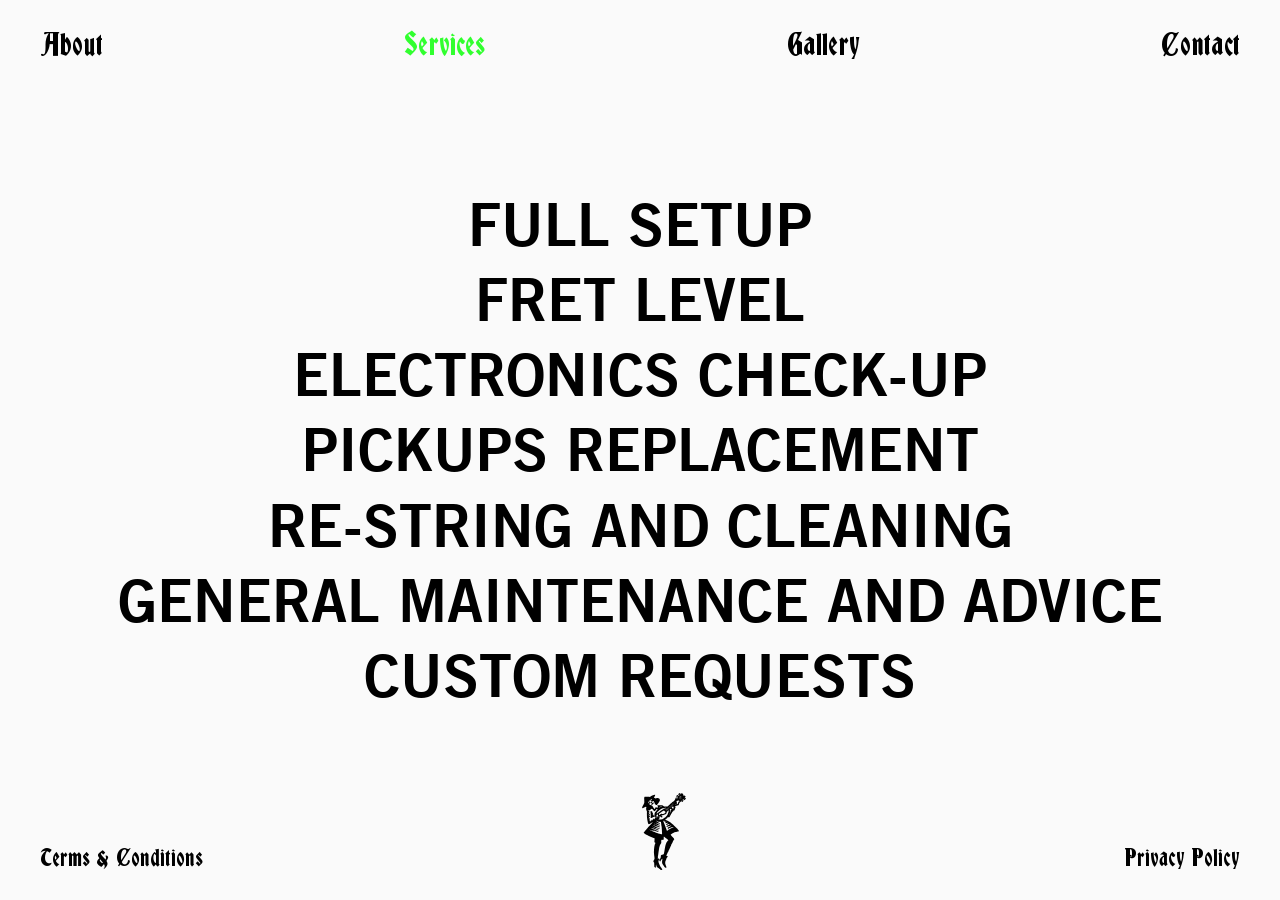
<file: services.html>
<!DOCTYPE html>
<html lang="en">
<head>
<meta charset="UTF-8">
<meta name="viewport" content="width=device-width, initial-scale=1.0">
<title>Services — Out of Phase</title>
<link rel="stylesheet" href="style-shared.css">
<link rel="stylesheet" href="style-services.css">

  <!-- Favicons -->
<link rel="icon" type="image/png" sizes="96x96" href="favicon/favicon-96x96.png">
<link rel="icon" type="image/svg+xml" href="favicon/favicon.svg">
<link rel="shortcut icon" href="favicon/favicon.ico">
<link rel="apple-touch-icon" sizes="180x180" href="favicon/apple-touch-icon.png">
<link rel="manifest" href="favicon/site.webmanifest">
</head>
<body class="contact-body">

<!-- Mobile Sticky Header -->
<header class="mobile-header">
  <button class="menu-toggle-btn" id="menuToggleBtn">Menu</button>
</header>

<!-- Desktop Navigation (Hidden <= 700px) -->
<header class="splash-nav desktop-only-nav">
  <a href="about.html">About</a>
  <a href="services.html"class="active">Services</a>
  <a href="gallery.html">Gallery</a>
  <a href="contact.html">Contact</a>
</header>

<!-- Mobile Overlay Drawer (Contains Nav + Footer links) -->
<div class="mobile-drawer" id="mobileDrawer">
  
  <header class="drawer-header">
    <button class="drawer-close-btn" id="drawerCloseBtn">Close</button>
  </header>

  <div class="drawer-content">
    <nav class="drawer-nav">
      <a href="about.html">About</a>
      <a href="services.html" class="active">Services</a>
      <a href="gallery.html">Gallery</a>
      <a href="contact.html">Contact</a>
    </nav>

    <div class="drawer-footer-links">
      <a href="terms.html">Terms &amp; Conditions</a>
      <a href="privacy-policy.html">Privacy Policy</a>
    </div>
  </div>

  <div class="drawer-logo-wrap">
    <a href="index.html">
      <img src="images/nav-icon.svg" alt="Out of Phase" class="splash-footer-icon">
    </a>
  </div>
</div>

<main class="services-content">
  <div class="container">

    <div class="services-list">
      
      <div class="service-item">
        <h3 class="service-term">FULL SETUP</h3>
        <div class="service-popup">
          <p class="popup-title">FULL SETUP breakdown:</p>
          <ul>
            <li>Proper nut height adjustment</li>
            <li>Neck relief calibration</li>
            <li>String action height optimization</li>
            <li>Correct string radius</li>
            <li>Intonation adjustment</li>
            <li>Fretboard oiling and cleaning</li>
            <li>Guitar body cleaning</li>
            <li>Pickup height customization</li>
            <li>Potentiometer and switch cleaning</li>
            <li>Complete restringing (strings sold separately)</li>
            <li>Hardware inspection and tightening</li>
          </ul>
        </div>
      </div>

      <div class="service-item">
        <h3 class="service-term">FRET LEVEL</h3>
        <div class="service-popup">
          <p class="popup-title">FRET LEVEL breakdown:</p>
          <ul>
            <li>Everything included in a Full Setup</li>
            <li>Fret levelling</li>
            <li>Fret dressing and re-crowning</li>
            <li>Fret polish</li>
          </ul>
        </div>
      </div>

      <div class="service-item">
        <h3 class="service-term">ELECTRONICS CHECK-UP</h3>
        <div class="service-popup">
          <p class="popup-title">ELECTRONICS CHECK-UP breakdown:</p>
          <ul>
            <li>Diagnosis of crackling, popping, or intermittent sounds</li>
            <li>Diagnosis of dead signal or no output</li>
            <li>Inspection of wiring, pots, and switches</li>
            <li>Cleaning of pots and switches where needed</li>
            <li>Repair or replacement of faulty components</li>
          </ul>
        </div>
      </div>

      <div class="service-item">
        <h3 class="service-term">PICKUPS REPLACEMENT</h3>
        <div class="service-popup">
          <p class="popup-title">PICKUPS REPLACEMENT breakdown:</p>
          <ul>
            <li>Installing pickups of your choice</li>
            <li>Guidance and recommendations if you're unsure what to go for</li>
            <li>Height adjustment and setup to suit the new pickups</li>
          </ul>
        </div>
      </div>

      <div class="service-item">
        <h3 class="service-term">RE-STRING AND CLEANING</h3>
        <div class="service-popup">
          <p class="popup-title">RE-STRING AND CLEANING breakdown:</p>
          <ul>
            <li>Full restring (strings sold separately)</li>
            <li>Fretboard cleaning and conditioning</li>
            <li>Body and hardware cleaning</li>
          </ul>
        </div>
      </div>

      <div class="service-item">
        <h3 class="service-term">GENERAL MAINTENANCE AND ADVICE</h3>
        <div class="service-popup">
          <p class="popup-title">GENERAL MAINTENANCE AND ADVICE breakdown:</p>
          <ul>
            <li>General health check of your instrument</li>
            <li>Identifying any issues before they become bigger problems</li>
            <li>Honest advice on what does (and doesn't) need attention</li>
            <li>Small adjustments and tune-ups as needed</li>
          </ul>
        </div>
      </div>

      <div class="service-item">
        <h3 class="service-term">CUSTOM REQUESTS</h3>
        <div class="service-popup">
          <p class="popup-title">CUSTOM REQUESTS</p>
          <p>
            Got something specific in mind? Custom wiring, electronic mods, one-off
            parts builds, or anything else you can picture for your instrument? I'm always
            happy to talk it through and see what's possible.
          </p>
        </div>
      </div>

    </div>
  </div>
</main>

<!-- Mobile Sticky Centered Logo -->
<div class="mobile-footer-logo">
  <a href="index.html">
    <img src="images/nav-icon.svg" alt="Out of Phase" class="splash-footer-icon">
  </a>
</div>

<!-- Desktop Footer (Hidden <= 700px) -->
<footer class="splash-footer desktop-only-footer">
  <a href="terms.html" class="splash-footer-left">Terms &amp; Conditions</a>
  <a href="index.html">
    <img src="images/nav-icon.svg" alt="Out of Phase" class="splash-footer-icon">
  </a>
  <a href="privacy-policy.html" class="splash-footer-right">Privacy Policy</a>
</footer>

<script>
  // 1. Mobile Drawer Toggle Script
  document.addEventListener('DOMContentLoaded', () => {
    const menuBtn = document.getElementById('menuToggleBtn');
    const closeBtn = document.getElementById('drawerCloseBtn');
    const drawer = document.getElementById('mobileDrawer');

    if (menuBtn && drawer && closeBtn) {
      menuBtn.addEventListener('click', () => {
        drawer.classList.add('is-open');
        document.body.style.overflow = 'hidden'; // Freeze background scrolling
      });

      closeBtn.addEventListener('click', () => {
        drawer.classList.remove('is-open');
        document.body.style.overflow = '';
      });
    }
  });
</script>

<script>
  const serviceItems = document.querySelectorAll('.service-item');

  serviceItems.forEach(item => {
    item.addEventListener('click', (e) => {
      const wasActive = item.classList.contains('is-active');
      serviceItems.forEach(i => i.classList.remove('is-active'));
      if (!wasActive) {
        item.classList.add('is-active');
      }
    });

    item.addEventListener('mouseenter', () => {
      if (window.innerWidth > 700) {
        serviceItems.forEach(i => i.classList.remove('is-active'));
        item.classList.add('is-active');
      }
    });

    item.addEventListener('mouseleave', () => {
      if (window.innerWidth > 700) {
        item.classList.remove('is-active');
      }
    });
  });
</script>

</body>
</html>
</file>
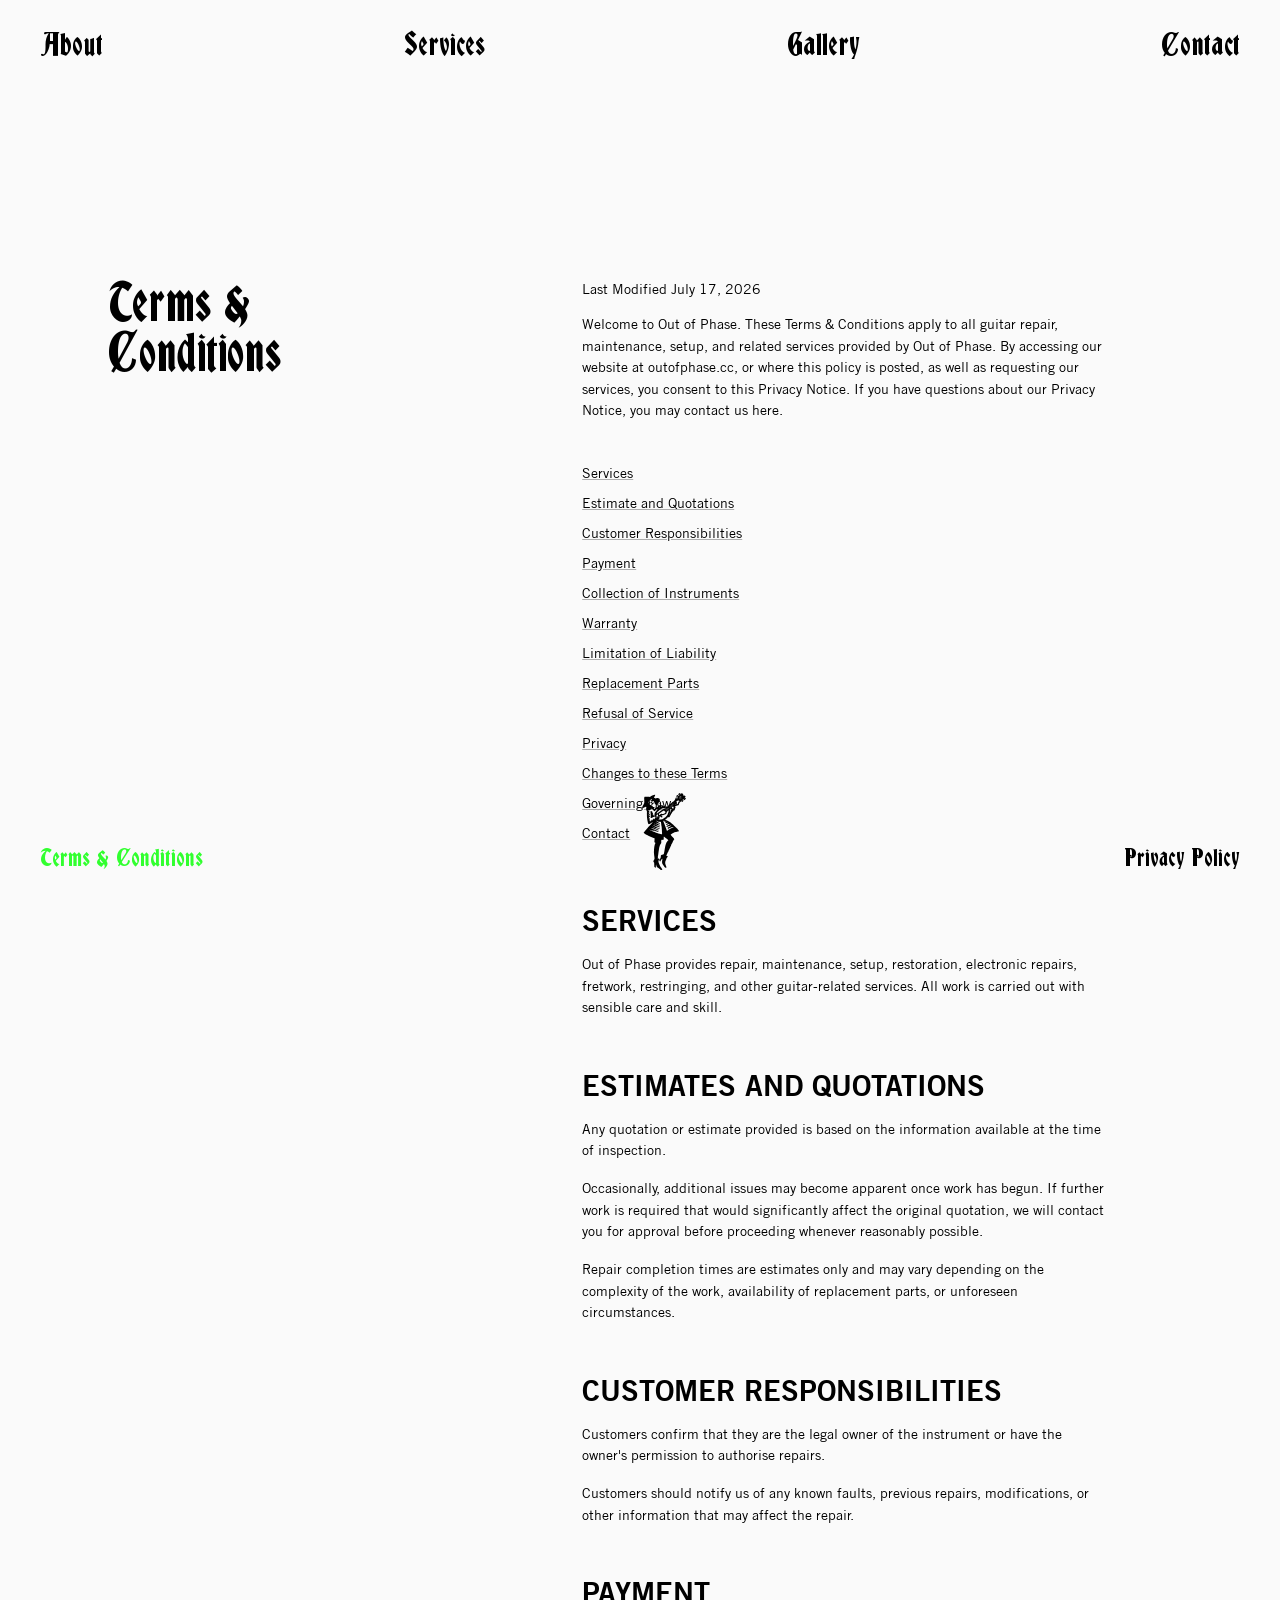
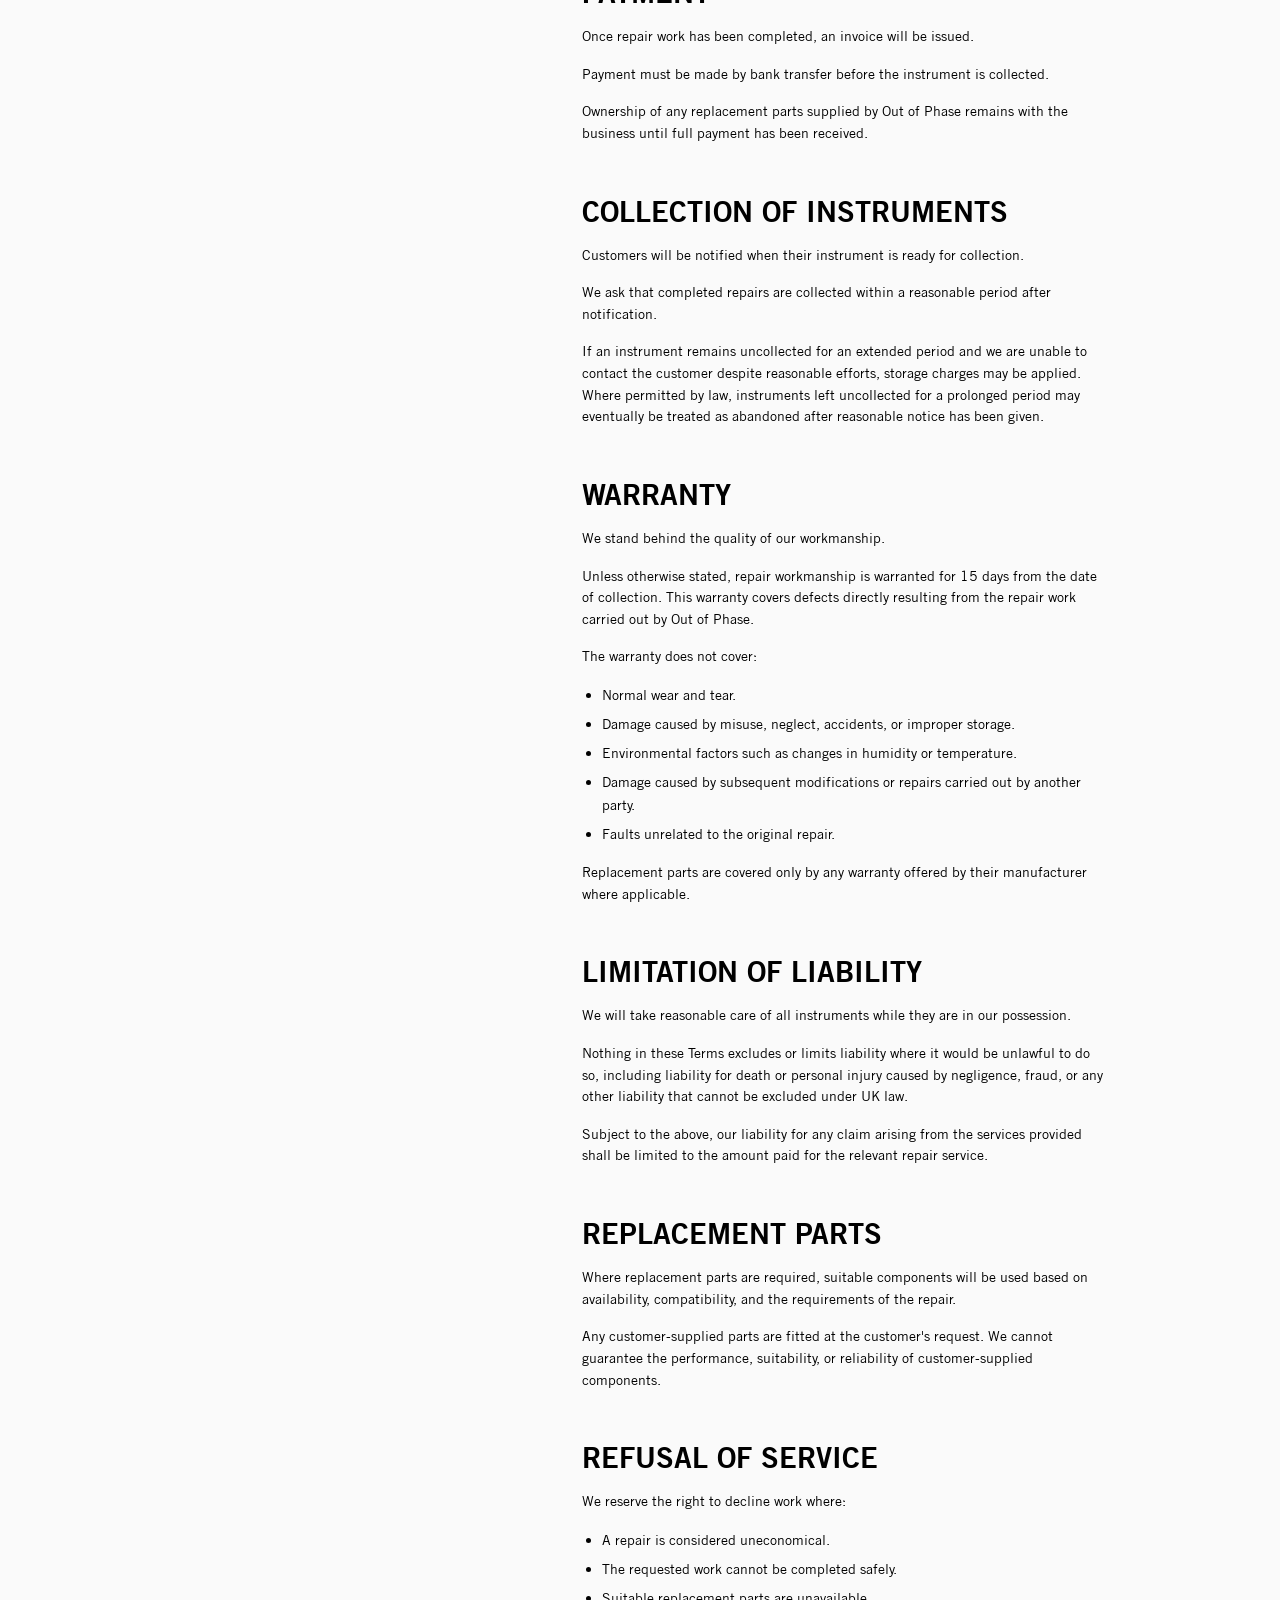
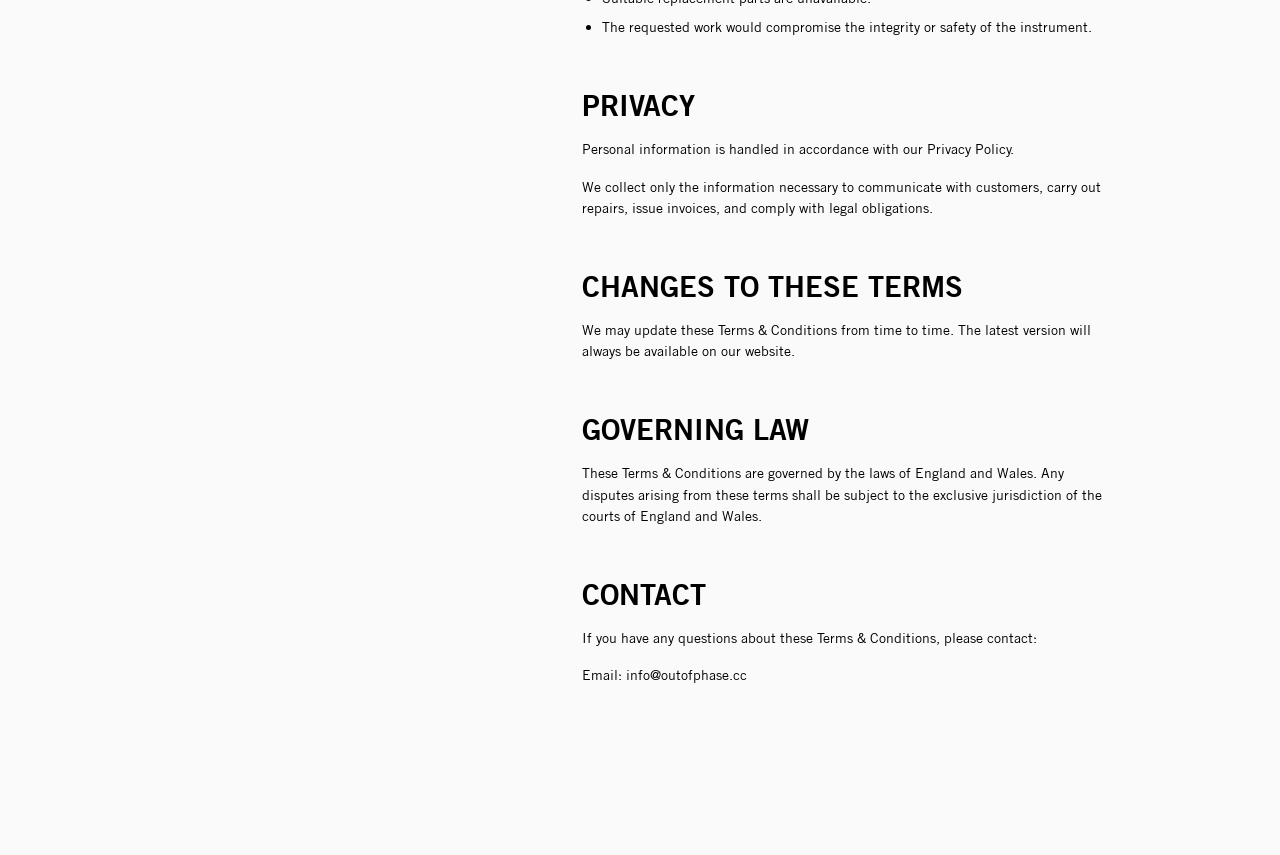
<file: terms.html>
<!DOCTYPE html>
<html lang="en">
<head>
<meta charset="UTF-8">
<meta name="viewport" content="width=device-width, initial-scale=1.0">
<title>Terms &amp; Conditions — Out of Phase</title>
<link rel="stylesheet" href="style-shared.css">
<link rel="stylesheet" href="style-terms.css">

  <!-- Favicons -->
<link rel="icon" type="image/png" sizes="96x96" href="favicon/favicon-96x96.png">
<link rel="icon" type="image/svg+xml" href="favicon/favicon.svg">
<link rel="shortcut icon" href="favicon/favicon.ico">
<link rel="apple-touch-icon" sizes="180x180" href="favicon/apple-touch-icon.png">
<link rel="manifest" href="favicon/site.webmanifest">
</head>
<body class="legal-body">

<!-- Mobile Sticky Header -->
<header class="mobile-header">
  <button class="menu-toggle-btn" id="menuToggleBtn">Menu</button>
</header>

<!-- Desktop Navigation (Hidden <= 700px) -->
<header class="splash-nav desktop-only-nav">
  <a href="about.html">About</a>
  <a href="services.html">Services</a>
  <a href="gallery.html">Gallery</a>
  <a href="contact.html">Contact</a>
</header>

<!-- Mobile Overlay Drawer (Contains Nav + Footer links) -->
<div class="mobile-drawer" id="mobileDrawer">
    
  <header class="drawer-header">
    <button class="drawer-close-btn" id="drawerCloseBtn">Close</button>
  </header>

  <div class="drawer-content">
    <nav class="drawer-nav">
      <a href="about.html">About</a>
      <a href="services.html">Services</a>
      <a href="gallery.html">Gallery</a>
      <a href="contact.html">Contact</a>
    </nav>

    <div class="drawer-footer-links">
      <a href="terms.html" class="active">Terms &amp; Conditions</a>
      <a href="privacy-policy.html">Privacy Policy</a>
    </div>
  </div>

  <div class="drawer-logo-wrap">
    <a href="index.html">
      <img src="images/nav-icon.svg" alt="Out of Phase" class="splash-footer-icon">
    </a>
  </div>
</div>

<main class="legal-page">
  <div class="legal-grid">

    <div class="legal-title-col">
      <h1 class="legal-title">Terms &amp; Conditions</h1>
    </div>

    <div class="legal-content-col">

      <p class="legal-meta">Last Modified July 17, 2026</p>

      <p class="copy-block legal-intro">
        Welcome to Out of Phase. These Terms &amp; Conditions apply to all guitar
        repair, maintenance, setup, and related services provided by Out of Phase.
        By accessing our website at outofphase.cc, or where this policy is posted, as
        well as requesting our services, you consent to this Privacy Notice. If you
        have questions about our Privacy Notice, you may contact us
        <a href="mailto:info@outofphase.cc">here</a>.
      </p>

      <ul class="legal-toc">
        <li><a href="#services">Services</a></li>
        <li><a href="#estimates">Estimate and Quotations</a></li>
        <li><a href="#responsibilities">Customer Responsibilities</a></li>
        <li><a href="#payment">Payment</a></li>
        <li><a href="#collection">Collection of Instruments</a></li>
        <li><a href="#warranty">Warranty</a></li>
        <li><a href="#liability">Limitation of Liability</a></li>
        <li><a href="#parts">Replacement Parts</a></li>
        <li><a href="#refusal">Refusal of Service</a></li>
        <li><a href="#privacy">Privacy</a></li>
        <li><a href="#changes">Changes to these Terms</a></li>
        <li><a href="#law">Governing Law</a></li>
        <li><a href="#contact-section">Contact</a></li>
      </ul>

      <div class="legal-section" id="services">
        <h2>Services</h2>
        <p class="copy-block">
          Out of Phase provides repair, maintenance, setup, restoration, electronic
          repairs, fretwork, restringing, and other guitar-related services. All work
          is carried out with sensible care and skill.
        </p>
      </div>

      <div class="legal-section" id="estimates">
        <h2>Estimates and Quotations</h2>
        <p class="copy-block">
          Any quotation or estimate provided is based on the information available at
          the time of inspection.
        </p>
        <p class="copy-block">
          Occasionally, additional issues may become apparent once work has begun. If
          further work is required that would significantly affect the original
          quotation, we will contact you for approval before proceeding whenever
          reasonably possible.
        </p>
        <p class="copy-block">
          Repair completion times are estimates only and may vary depending on the
          complexity of the work, availability of replacement parts, or unforeseen
          circumstances.
        </p>
      </div>

      <div class="legal-section" id="responsibilities">
        <h2>Customer Responsibilities</h2>
        <p class="copy-block">
          Customers confirm that they are the legal owner of the instrument or have
          the owner's permission to authorise repairs.
        </p>
        <p class="copy-block">
          Customers should notify us of any known faults, previous repairs,
          modifications, or other information that may affect the repair.
        </p>
      </div>

      <div class="legal-section" id="payment">
        <h2>Payment</h2>
        <p class="copy-block">
          Once repair work has been completed, an invoice will be issued.
        </p>
        <p class="copy-block">
          Payment must be made by bank transfer before the instrument is collected.
        </p>
        <p class="copy-block">
          Ownership of any replacement parts supplied by Out of Phase remains with
          the business until full payment has been received.
        </p>
      </div>

      <div class="legal-section" id="collection">
        <h2>Collection of Instruments</h2>
        <p class="copy-block">
          Customers will be notified when their instrument is ready for collection.
        </p>
        <p class="copy-block">
          We ask that completed repairs are collected within a reasonable period
          after notification.
        </p>
        <p class="copy-block">
          If an instrument remains uncollected for an extended period and we are
          unable to contact the customer despite reasonable efforts, storage charges
          may be applied. Where permitted by law, instruments left uncollected for a
          prolonged period may eventually be treated as abandoned after reasonable
          notice has been given.
        </p>
      </div>

      <div class="legal-section" id="warranty">
        <h2>Warranty</h2>
        <p class="copy-block">
          We stand behind the quality of our workmanship.
        </p>
        <p class="copy-block">
          Unless otherwise stated, repair workmanship is warranted for 15 days from
          the date of collection. This warranty covers defects directly resulting
          from the repair work carried out by Out of Phase.
        </p>
        <p class="copy-block">The warranty does not cover:</p>
        <ul class="legal-list">
          <li>Normal wear and tear.</li>
          <li>Damage caused by misuse, neglect, accidents, or improper storage.</li>
          <li>Environmental factors such as changes in humidity or temperature.</li>
          <li>Damage caused by subsequent modifications or repairs carried out by another party.</li>
          <li>Faults unrelated to the original repair.</li>
        </ul>
        <p class="copy-block">
          Replacement parts are covered only by any warranty offered by their
          manufacturer where applicable.
        </p>
      </div>

      <div class="legal-section" id="liability">
        <h2>Limitation of Liability</h2>
        <p class="copy-block">
          We will take reasonable care of all instruments while they are in our
          possession.
        </p>
        <p class="copy-block">
          Nothing in these Terms excludes or limits liability where it would be
          unlawful to do so, including liability for death or personal injury caused
          by negligence, fraud, or any other liability that cannot be excluded under
          UK law.
        </p>
        <p class="copy-block">
          Subject to the above, our liability for any claim arising from the
          services provided shall be limited to the amount paid for the relevant
          repair service.
        </p>
      </div>

      <div class="legal-section" id="parts">
        <h2>Replacement Parts</h2>
        <p class="copy-block">
          Where replacement parts are required, suitable components will be used
          based on availability, compatibility, and the requirements of the repair.
        </p>
        <p class="copy-block">
          Any customer-supplied parts are fitted at the customer's request. We cannot
          guarantee the performance, suitability, or reliability of customer-supplied
          components.
        </p>
      </div>

      <div class="legal-section" id="refusal">
        <h2>Refusal of Service</h2>
        <p class="copy-block">We reserve the right to decline work where:</p>
        <ul class="legal-list">
          <li>A repair is considered uneconomical.</li>
          <li>The requested work cannot be completed safely.</li>
          <li>Suitable replacement parts are unavailable.</li>
          <li>The requested work would compromise the integrity or safety of the instrument.</li>
        </ul>
      </div>

      <div class="legal-section" id="privacy">
        <h2>Privacy</h2>
        <p class="copy-block">
          Personal information is handled in accordance with our
          <a href="privacy-policy.html">Privacy Policy</a>.
        </p>
        <p class="copy-block">
          We collect only the information necessary to communicate with customers,
          carry out repairs, issue invoices, and comply with legal obligations.
        </p>
      </div>

      <div class="legal-section" id="changes">
        <h2>Changes to These Terms</h2>
        <p class="copy-block">
          We may update these Terms &amp; Conditions from time to time. The latest
          version will always be available on our website.
        </p>
      </div>

      <div class="legal-section" id="law">
        <h2>Governing Law</h2>
        <p class="copy-block">
          These Terms &amp; Conditions are governed by the laws of England and
          Wales. Any disputes arising from these terms shall be subject to the
          exclusive jurisdiction of the courts of England and Wales.
        </p>
      </div>

      <div class="legal-section" id="contact-section">
        <h2>Contact</h2>
        <p class="copy-block">
          If you have any questions about these Terms &amp; Conditions, please
          contact:
        </p>
        <p class="copy-block">
          Email: <a href="mailto:info@outofphase.cc">info@outofphase.cc</a>
        </p>
      </div>

    </div>
  </div>
</main>

<!-- Mobile Sticky Centered Logo -->
<div class="mobile-footer-logo">
  <a href="index.html">
    <img src="images/nav-icon.svg" alt="Out of Phase" class="splash-footer-icon">
  </a>
</div>

<!-- Desktop Footer (Hidden <= 700px) -->
<footer class="splash-footer desktop-only-footer">
  <a href="terms.html" class="splash-footer-left active">Terms &amp; Conditions</a>
  <a href="index.html">
    <img src="images/nav-icon.svg" alt="Out of Phase" class="splash-footer-icon">
  </a>
  <a href="privacy-policy.html" class="splash-footer-right">Privacy Policy</a>
</footer>

<script>
  // 1. Mobile Drawer Toggle Script
  document.addEventListener('DOMContentLoaded', () => {
    const menuBtn = document.getElementById('menuToggleBtn');
    const closeBtn = document.getElementById('drawerCloseBtn');
    const drawer = document.getElementById('mobileDrawer');

    if (menuBtn && drawer && closeBtn) {
      menuBtn.addEventListener('click', () => {
        drawer.classList.add('is-open');
        document.body.style.overflow = 'hidden'; // Freeze background scrolling
      });

      closeBtn.addEventListener('click', () => {
        drawer.classList.remove('is-open');
        document.body.style.overflow = '';
      });
    }
  });
</script>

</body>
</html>
</file>
<file: style-shared.css>
/* ============================
   FONTS
============================ */
@font-face {
  font-family: "Gothic";
  src: url("fonts/Gothic-Regular.woff2") format("woff2");
  font-weight: 400;
}
@font-face {
  font-family: "Gothic";
  src: url("fonts/Gothic-Bold.woff2") format("woff2");
  font-weight: 700;
}
@font-face {
  font-family: "OldEnglish";
  src: url("fonts/OldEnglish.woff2") format("woff2");
}

/* ============================
   RESET
============================ */
* {
  margin: 0;
  padding: 0;
  box-sizing: border-box;
}

html {
  scroll-behavior: smooth;
  overflow-x: hidden;
}

body {
  color: #000;
  font-family: "Gothic", sans-serif;
  overflow-x: hidden;
  background-color: #fafafa;

  -webkit-font-smoothing: antialiased;
  -moz-osx-font-smoothing: grayscale;
}

img {
  display: block;
  max-width: 100%;
}

a {
  color: inherit;
}

/* ============================
   SPLASH NAV (shared across pages)
============================ */
.splash-nav {
  position: fixed;
  top: 0;
  left: 0;
  width: 100%;
  z-index: 100;
  background: transparent;

  display: flex;
  justify-content: space-between;
  align-items: center;
  padding: 30px 40px;

  view-transition-name: main-nav;
}

.splash-nav a {
  color: #000;
  text-decoration: none;
  font-family: "OldEnglish";
  font-size: 1.9rem;

  -webkit-font-smoothing: antialiased;
  -moz-osx-font-smoothing: grayscale;
}

.splash-nav a:hover {
  opacity: 0.6;
}

.splash-nav a.active {
  color: #bbb;
  pointer-events: none;
}

/* ============================
   SPLASH FOOTER (shared across pages)
============================ */
.splash-footer {
  position: fixed;
  bottom: 0;
  left: 0;
  width: 100%;
  z-index: 100;
  background: transparent;

  display: flex;
  justify-content: space-between;
  align-items: flex-end;
  padding: 30px 40px;

  view-transition-name: main-footer;
}

.splash-footer-icon {
  width: 44px;
  height: auto;
  display: block;
}

.splash-footer a {
  color: #000;
  text-decoration: none;
  font-family: "OldEnglish";
  font-size: 1.5rem;
  line-height: 1;

  -webkit-font-smoothing: antialiased;
  -moz-osx-font-smoothing: grayscale;
}

.splash-footer a:hover {
  opacity: 0.6;
}

.splash-nav a.active,
.splash-footer a.active,
.splash-footer-left.active,
.splash-footer-right.active {
  color: #31FF2F !important;
  opacity: 1 !important;
  pointer-events: none;
}

/* ===================================================
   SHARED VIEW TRANSITIONS
=================================================== */
main, 
.about-content, 
.home-content {
  animation: pageFadeIn 0.4s ease-out forwards;
}

@keyframes pageFadeIn {
  from { opacity: 0; }
  to { opacity: 1; }
}

/* ==========================================
   MOBILE STICKY OVERLAYS & DRAWER
========================================== */

/* Hide Mobile Elements on Desktop */
.mobile-header,
.mobile-footer-logo,
.mobile-drawer {
  display: none;
}

/* Shared Mobile Styles (Screens <= 700px) */
@media (max-width: 700px) {
  /* 1. Hide Desktop Nav & Desktop Footer Bar */
  .desktop-only-nav,
  .desktop-only-footer {
    display: none !important;
  }

  /* 2. Fixed Top "Menu" Button */
  .mobile-header {
    display: flex;
    justify-content: center;
    align-items: center;
    position: fixed;
    top: 0;
    left: 0;
    width: 100%;
    padding: 20px 24px;
    box-sizing: border-box;
    z-index: 1000;
    pointer-events: none;
  }

  .menu-toggle-btn,
  .drawer-close-btn {
    pointer-events: auto;
    background: none;
    border: none;
    font-family: "OldEnglish", serif;
    font-size: 2.1rem;
    color: #000;
    cursor: pointer;
    padding: 0;
    line-height: 1;
  }

  /* 3. Fixed Bottom Centered Logo */
  .mobile-footer-logo {
    display: flex;
    justify-content: center;
    align-items: center;
    position: fixed;
    bottom: 0;
    left: 0;
    width: 100%;
    padding: 20px;
    box-sizing: border-box;
    z-index: 1000;
    pointer-events: none;
  }

  .mobile-footer-logo a {
    pointer-events: auto;
    display: inline-block;
  }

  .mobile-footer-logo .splash-footer-icon {
    width: 40px;
    height: auto;
    display: block;
    margin: 0 auto;
  }

  /* 4. Full Screen Overlay Drawer */
  .mobile-drawer {
    display: flex;
    flex-direction: column;
    justify-content: space-between;
    position: fixed;
    top: 0;
    left: 0;
    width: 100vw;
    height: 100vh;
    height: 100dvh;
    background: #fafafa;
    z-index: 2000;
    padding: 40px 24px;
    box-sizing: border-box;
    
    /* Flat fade-in transition */
    opacity: 0;
    visibility: hidden;
    transition: opacity 0.2s ease, visibility 0.2s ease;
  }

  .mobile-drawer.is-open {
    opacity: 1;
    visibility: visible;
  }

  .drawer-header {
    display: flex;
    justify-content: center;
    align-items: center;
    width: 100%;
    padding: 20px 24px;
    box-sizing: border-box;
    position: absolute;
    top: 0;
    left: 0;
  }

  .drawer-content {
    display: flex;
    flex-direction: column;
    justify-content: center;
    align-items: center;
    height: 100%;
    gap: 32px;
  }

  .drawer-nav {
    display: flex;
    flex-direction: column;
    align-items: center;
    gap: 20px;
  }

  .drawer-nav a {
    font-family: "OldEnglish", serif;
    font-size: 2.2rem;
    color: #000;
    text-decoration: none;
  }

  /* Fixed active state coloring */
  .drawer-nav a.active {
    color: #31FF2F !important;
    pointer-events: none;
  }

  .drawer-footer-links {
    display: flex;
    flex-direction: column;
    align-items: center;
    gap: 12px;
  }

  .drawer-footer-links a {
    font-family: "OldEnglish", serif;
    font-size: 1.8rem;
    color: #000;
    text-decoration: none;
  }
  
  .drawer-nav a.active,
  .drawer-footer-links a.active {
    color: #31FF2F !important;
    opacity: 1 !important;
    pointer-events: none;
  }

  .drawer-logo-wrap {
    position: absolute;
    bottom: 0;
    left: 0;
    width: 100%;
    padding: 20px;
    box-sizing: border-box;
    display: flex;
    justify-content: center;
    align-items: center;
  }

  .drawer-logo-wrap .splash-footer-icon {
    width: 40px;
    height: auto;
    display: block;
    margin: 0 auto;
  }
}
</file>
<file: style-home.css>
/* style-home.css */
.splash-body {
  height: 100vh;
  height: 100dvh;
  display: flex;
  flex-direction: column;
  justify-content: space-between;
  overflow: hidden;
  background: #31FF2F;
}

.splash-hero {
  flex: 1;
  display: flex;
  align-items: center;
  justify-content: center;
  padding: 0 40px;
}

.splash-logo {
  width: min(800px, 70vw);
  height: auto;
}

@media (max-width: 700px) {
  .splash-logo {
    width: 90vw;
  }
}
</file>
<file: style-about.css>
/* ============================
   ABOUT PAGE (split scroll)
============================ */
.about-body {
  display: block;
  min-height: 100vh;
  min-height: 100dvh;
  position: relative;
  /* Allow normal viewport scrolling so hardware handles the wheel input */
  overflow-y: auto;
}

/* Fixed Header & Footer Overlay */
.about-body .splash-nav {
  position: fixed;
  top: 0;
  left: 0;
  width: 100%;
  background: transparent;
  z-index: 100;
  pointer-events: none;
}

.about-body .splash-nav * {
  pointer-events: auto;
}

.about-body .splash-footer {
  position: fixed;
  bottom: 0;
  left: 0;
  width: 100%;
  background: transparent;
  z-index: 100;
  pointer-events: none;
}

.about-body .splash-footer * {
  pointer-events: auto;
}

.about-content {
  width: 100%;
}

.about-grid {
  display: grid;
  grid-template-columns: repeat(18, 1fr);
  gap: 20px;
  padding: 0 40px;
  max-width: 1920px;
  margin: 0 auto;
}

/* Natural Document Scroll Gallery */
.about-images {
  grid-column: 1 / 10;
  margin-left: 20px; 
  display: flex;
  flex-direction: column;
  gap: 20px;
  box-sizing: border-box;
  padding-bottom: 120px; /* Space for footer clearance */
}

.about-images img {
  width: 100%;
  display: block;
  object-fit: cover;
}

/* Rock-Solid Fixed Text Column (Anchored to Right Grid Area) */
.about-text-col {
  position: fixed;
  top: 0;
  right: max(40px, calc((100vw - 1920px) / 2 + 40px)); /* Respects grid padding & max-width */
  width: calc((100vw - 80px) * (7 / 18));              /* Matches columns 12 to 18 span */
  max-width: calc(1840px * (7 / 18));                  /* Clamps at max-width 1920px */
  height: 100vh;
  height: 100dvh;
  display: flex;
  flex-direction: column;
  justify-content: center;
  z-index: 10;
  pointer-events: auto;
}

.about-text {
  max-width: 570px;
}

.about-text p {
  font-size: 0.85rem;
  line-height: 1.5;
  margin-bottom: 20px;
}

.about-text p:first-child {
  margin-top: 0;
}

.about-text p:last-child {
  margin-bottom: 0;
}

/* ==========================================
   MOBILE & TABLET BREAKPOINT (<= 900px)
========================================== */
@media (max-width: 900px) {

  /* 1. Page Container Clearance for Sticky Menu */
  .about-content {
    padding-top: 70px !important;
    overflow-y: auto;
  }

  /* 2. Grid Reset to Single Column */
  .about-grid {
    display: flex;
    flex-direction: column;
    width: 100%;
    height: auto;
    padding: 0;
    margin: 0;
  }

  /* 3. Horizontal Scroll Gallery Container */
  .about-images {
    display: flex !important;
    flex-direction: row !important;
    overflow-x: auto;
    scroll-snap-type: x mandatory;
    -webkit-overflow-scrolling: touch;
    gap: 12px;
    padding: 0 20px 20px 20px !important;
    margin: 0 !important;
    scrollbar-width: none;
  }

  /* Hide scrollbar for Chrome, Safari, Opera */
  .about-images::-webkit-scrollbar {
    display: none;
  }

  /* Gallery Item Sizing (85% width lets next image peek) */
  .about-images img,
  .about-images .gallery-item {
    flex: 0 0 85%;
    max-width: 85%;
    height: auto;
    object-fit: cover;
    scroll-snap-align: start;
  }

  /* Gallery Edge Spacers */
  .about-images::before,
  .about-images::after {
    content: '';
    flex: 0 0 4px;
  }

  /* 4. Full-Width Text Column */
  .about-text-col {
    position: relative !important; /* CRITICAL: Takes it out of fixed positioning */
    top: auto !important;
    right: auto !important;
    height: auto !important;
    width: 100% !important;
    max-width: 100% !important;
    padding: 20px 20px 60px 20px !important;
    box-sizing: border-box;
  }

  .about-text {
    width: 100% !important;
    max-width: 100% !important;
  }

  /* Decorative Icons inside text flow naturally */
  .about-text img {
    position: relative !important;
    display: block;
    margin: 24px auto !important;
  }
}
</file>
<file: style-contact.css>
/* ============================
   CONTACT PAGE
============================ */
.contact-body {
  display: flex;
  flex-direction: column;
  justify-content: center;
  align-items: center;
  min-height: 100vh;
  min-height: 100dvh;
  position: relative;
}

.contact-content {
  width: 100%;
  padding-top: 0;
  padding-bottom: 0;
  margin-top: 80px;   
  margin-bottom: 80px;
}

.contact-grid {
  max-width: 800px;
  margin: 0 auto 100px auto;
  padding: 0 40px;
  text-align: left;
}

.contact-intro {
  font-size: 0.85rem;
  line-height: 1.6;
  margin-bottom: 20px;
  max-width: 520px;
  margin-left: auto;
  margin-right: auto;
  text-align: left;
}

.contact-intro:last-of-type {
  margin-bottom: 70px;
}

.contact-details {
  display: flex;
  justify-content: center;
  gap: 100px;
  text-align: center;
  margin-bottom: 70px;
}

.contact-label {
  font-family: "Gothic", sans-serif;
  font-weight: 700;
  text-transform: uppercase;
  font-size: 3.5rem;
  margin-bottom: 12px;
}

.contact-item p {
  font-size: 0.9rem;
  letter-spacing: 0.01rem;
}

.contact-item a {
  color: #000;
  text-decoration: none;
  font-weight: 400;
}

.contact-item a:hover {
  opacity: 0.6;
}

/* ============================
   BRAND STRIP
============================ */
.brand-strip {
  background: #FAFAFA;
  overflow: hidden;
}

.marquee {
  overflow: hidden;
  width: 100%;
  height: 90px;
}

.marquee-track {
  display: flex;
  width: max-content;
  animation: marquee 180s linear infinite;
}

.group {
  display: flex;
  align-items: center;
  flex-shrink: 0;
}

.sep {
  height: 90px;
  width: auto;
}

@keyframes marquee {
  from { transform: translateX(0); }
  to { transform: translateX(-50%); }
}

@media (max-width: 700px) {
  .contact-body {
    display: flex;
    flex-direction: column;
    justify-content: center;
    align-items: center;
    min-height: 100vh;
    min-height: 100dvh;
  }

  .contact-content {
    width: 100%;
    margin-top: 0;
    margin-bottom: 0;
    padding-top: 60px;
    padding-bottom: 60px;
  }

  .contact-grid {
    padding: 0 24px;
    margin-bottom: 24px;
    text-align: center;
  }

  /* Left-align copy while centering its container block */
  .contact-intro {
    text-align: left;
    max-width: 400px;
    margin-left: auto;
    margin-right: auto;
    font-size: 0.85rem;
    line-height: 1.5;
    margin-bottom: 12px;
  }

  .contact-intro:first-of-type {
    margin-top: 0;
  }

  .contact-intro:last-of-type {
    margin-bottom: 40px;
  }

  .contact-details {
    flex-direction: column;
    gap: 25px;
  }

  .contact-label {
    font-size: 2.4rem;
    margin-bottom: 4px;
  }

  .marquee,
  .sep {
    height: 60px;
  }
}
</file>
<file: style-gallery.css>
/* ============================
   GALLERY PAGE STYLES
============================ */

.gallery-container {
  padding-top: 130px;
  padding-bottom: 100px;
  min-height: 100vh;
  display: flex;
  flex-direction: column;
  justify-content: center;
}

/* Intro Text Block at Top */
.gallery-intro-wrap {
  max-width: 520px;
  margin: 0 auto 50px auto;
  padding: 0 20px;
  font-size: 0.82rem;
  line-height: 1.5;
  color: #000;
}

.gallery-intro-wrap .copy-block {
  margin-bottom: 16px;
}

.gallery-intro-wrap .copy-block:last-child {
  margin-bottom: 0;
}

/* Horizontal Track Wrapper */
.gallery-scroll-wrap {
  position: relative;
  width: 100%;
}

/* Track & Image Strip */
.gallery-track {
  display: flex;
  gap: clamp(12px, 2vw, 24px);
  overflow-x: auto;
  scroll-snap-type: x mandatory;
  scroll-behavior: smooth;
  padding: 10px 0;
  
  -ms-overflow-style: none;  
  scrollbar-width: none;  
}

.gallery-track::-webkit-scrollbar {
  display: none;
}

/* Individual Slide Items */
.gallery-item {
  position: relative;
  flex-shrink: 0;
  scroll-snap-align: center;
  
  /* Lock the height on the container */
  height: clamp(360px, 50vh, 520px); 
  
  /* CRITICAL: Let width fit the image tightly with zero phantom padding */
  width: max-content; 

  overflow: hidden;
  cursor: pointer;
}

/* Image fills the container height and calculates its own width */
.gallery-item img {
  display: block;
  height: 100%;
  width: auto;
  object-fit: cover;
}

/* Base Caption Style (Hidden by default) */
.gallery-caption {
  position: absolute;
  bottom: 0;
  left: 0;
  right: 0;
  padding: 40px 20px 20px 20px;
  background: linear-gradient(to top, rgba(0, 0, 0, 0.85) 0%, rgba(0, 0, 0, 0) 100%);
  color: #fff;
  pointer-events: none;
  
  opacity: 0;
  transform: translateY(10px);
  transition: opacity 0.25s ease, transform 0.25s ease;
}

/* Desktop Hover: Mouse devices only */
@media (hover: hover) {
  .gallery-item:hover .gallery-caption {
    opacity: 1;
    transform: translateY(0);
  }
}

/* Mobile Tap: Controlled purely by JS class */
.gallery-item.is-active .gallery-caption {
  opacity: 1;
  transform: translateY(0);
}

/* Title Styling */
.gallery-caption-title {
  font-family: "Gothic", sans-serif;
  font-weight: 700;
  font-size: 0.85rem;
  line-height: 1.2;
  margin: 0 0 6px 0;
  color: #ffffff;
  letter-spacing: 0.02em;
}

/* Body Text Styling */
.gallery-caption-text {
  font-size: 0.75rem;
  line-height: 1.4;
  margin: 0;
  color: #fff;
}

/* Floating Hand Arrow Navigation */
.gallery-arrow {
  position: absolute;
  top: 50%;
  transform: translateY(-50%);
  z-index: 10;
  background: transparent;
  border: none;
  cursor: pointer;
  padding: 10px;
  
  transition: transform 0.3s cubic-bezier(0.25, 1, 0.5, 1), opacity 0.3s ease;
  -webkit-tap-highlight-color: transparent;
}

.arrow-icon {
  width: 90px;
  height: auto;
  display: block;
  pointer-events: none;
}

.gallery-arrow-left {
  left: 15px;
}

.gallery-arrow-right {
  right: 15px;
}

@media (hover: hover) {
  .gallery-arrow:hover {
    transform: translateY(-50%) scale(1.12);
  }
}

/* ============================
   MOBILE RESPONSIVENESS
============================ */
@media (max-width: 700px) {
  .gallery-container {
    padding-top: 100px;
  }

  .gallery-intro-wrap {
    font-size: 0.8rem;
    margin-bottom: 30px;
  }

  .gallery-item {
    height: 360px;
    width: auto;
    max-width: 82vw; 
  }

  .gallery-item img {
    height: 100%;
    width: 100%;
    object-fit: cover; 
  }

  /* Keep captions readable & scrollable on mobile */
  .gallery-caption {
    padding: 24px 14px 14px 14px;
    max-height: 75%;
    overflow-y: auto;
    -webkit-overflow-scrolling: touch;
  }

  .gallery-caption-title {
    font-size: 0.8rem;
    margin-bottom: 4px;
  }

  .gallery-caption-text {
    font-size: 0.7rem;
    line-height: 1.35;
  }

  .arrow-icon {
    width: 75px;
  }

  .gallery-arrow-left {
    left: 5px;
  }

  .gallery-arrow-right {
    right: 5px;
  }

  .gallery-arrow:hover {
    transform: translateY(-50%);
  }

  .gallery-arrow:active {
    transform: translateY(-50%) scale(0.96);
    transition: transform 0.08s ease-out;
  }
  
  .gallery-arrow {
    -webkit-tap-highlight-color: transparent;
  }
}
</file>
<file: style-terms.css>
/* ============================
   LEGAL PAGES (Terms / Privacy)
============================ */

/* Fixed Header & Footer Overlay for Legal Pages */
.legal-body .splash-nav * {
  pointer-events: auto;
}

.legal-body .splash-footer * {
  pointer-events: auto;
}

.legal-page {
  padding: 280px 0 120px;
}

.legal-grid {
  display: grid;
  grid-template-columns: repeat(18, 1fr);
  gap: 20px;
  padding: 0 40px;
  max-width: 1920px;
  margin: 0 auto;
}

.legal-title-col {
  grid-column: 2 / 7;
  position: sticky;
  top: 120px;
  align-self: start;
}

.legal-title {
  font-family: "OldEnglish";
  font-size: 3.2rem;
  font-weight: 400;
}

.legal-intro {
  max-width: 640px;
}

.legal-content-col {
  grid-column: 9 / 17;
}

.legal-meta {
  font-size: 0.9rem;
  margin-bottom: 16px;
}

.legal-toc {
  list-style: none;
  margin: 40px 0 60px;
}

.legal-toc li {
  margin-bottom: 10px;
}

.legal-section {
  margin-bottom: 48px;
  scroll-margin-top: 140px;
}

.legal-section h2 {
  font-family: "Gothic", sans-serif;
  font-weight: 700;
  text-transform: uppercase;
  font-size: 1.8rem;
  margin-bottom: 16px;
}

.legal-list {
  margin: 0 0 16px 20px;
}

.legal-list li {
  font-size: 0.9rem;
  line-height: 1.6;
  margin-bottom: 6px;
}

.legal-page .copy-block {
  max-width: none;
  margin: 0 0 16px;
  font-size: 0.9rem;
  line-height: 1.5;
}

.legal-page a {
  color: #000;
  text-decoration: none;
  font-weight: normal;
}

.legal-page a:hover {
  opacity: 0.6;
}

.legal-toc a {
  text-decoration: underline;
  text-decoration-color: rgba(0,0,0,0.3);
  font-weight: 400;
  font-size: 0.9rem;
}

.legal-toc a:hover {
  text-decoration-color: #000;
  opacity: 1;
}

@media (max-width: 900px) {
  .legal-title-col {
    grid-column: 1 / -1;
    position: static;
  }
  .legal-content-col {
    grid-column: 1 / -1;
  }
}

@media (max-width: 700px) {
  .legal-page {
    padding: 120px 0 80px;
  }
  .legal-grid {
    padding: 0 20px;
  }
  .legal-title {
    font-size: 2.6rem;
    padding: 15px 0;
  }

  .legal-section h2 {
    font-family: "Gothic", sans-serif;
    font-weight: 700;
    text-transform: uppercase;
    font-size: 1.7rem;
    margin-bottom: 16px;
  }
}
</file>
<file: style-services.css>
/* ============================
   SERVICES PAGE
============================ */
.services-content {
  display: flex;
  flex-direction: column;
  justify-content: center;
  align-items: center;
  min-height: 100vh;
  min-height: 100dvh;
  padding: 100px 20px;
  box-sizing: border-box;
}

.services-intro {
  max-width: 520px;
  margin: 0 auto 30px auto;
  text-align: left;
  font-size: 0.85rem;
  line-height: 1.6;
}

/* Vertical Stack for Service Terms */
.services-list {
  display: flex;
  flex-direction: column;
  align-items: center;
  gap: 10px;
  text-align: center;
  font-family: "Gothic", sans-serif;
  font-weight: 700;
  text-transform: uppercase;
}

.service-item {
  position: relative;
  cursor: pointer;
}

.service-term {
  font-size: 3.7rem;
  line-height: 1.1;
  margin: 0;
  color: #000;
  text-decoration: underline;
  text-decoration-color: transparent;
  text-underline-offset: 6px;
  transition: text-decoration-color 0.2s ease;
  white-space: nowrap;
}

/* Base Active Underline (Only when popup is open) */
.service-item.is-active .service-term {
  text-decoration-color: #000;
}

/* Hover Underline — ONLY on devices with a real mouse cursor (prevents sticky mobile hover) */
@media (hover: hover) and (pointer: fine) {
  .service-item:hover .service-term {
    text-decoration-color: #000;
  }
}

/* Centered Popup Card */
.service-popup {
  position: fixed;
  top: 50%;
  left: 50%;
  transform: translate(-50%, -50%);
  background: #31FF2F; /* Electric Neon Green */
  color: #000;
  text-align: left;
  text-transform: none;
  
  /* Inherit brand font & adjust weight */
  font-family: inherit; 
  font-weight: 400;
  font-size: 0.85rem;
  line-height: 1.5;
  
  width: min(320px, 85vw);
  padding: 24px;
  border-radius: 16px;
  
  /* Flat look — no shadow */
  box-shadow: none; 

  opacity: 0;
  visibility: hidden;
  pointer-events: none;
  transition: opacity 0.2s ease, visibility 0.2s ease;
  z-index: 999;
}

.service-item.is-active .service-popup {
  opacity: 1;
  visibility: visible;
  pointer-events: auto;
}

.popup-title {
  font-family: inherit;
  font-weight: 700;
  margin-bottom: 12px;
  font-size: 0.9rem;
  text-transform: uppercase;
}

.service-popup ul {
  padding-left: 18px;
  margin: 0;
}

.service-popup li {
  margin-bottom: 4px;
}

/* Mobile Breakpoint */
@media (max-width: 700px) {
  .service-term {
    font-size: 1.9rem;
    white-space: normal;
  }

  .service-popup {
    width: min(290px, 80vw);
    padding: 20px;
    font-size: 0.75rem;
  }
}
</file>
